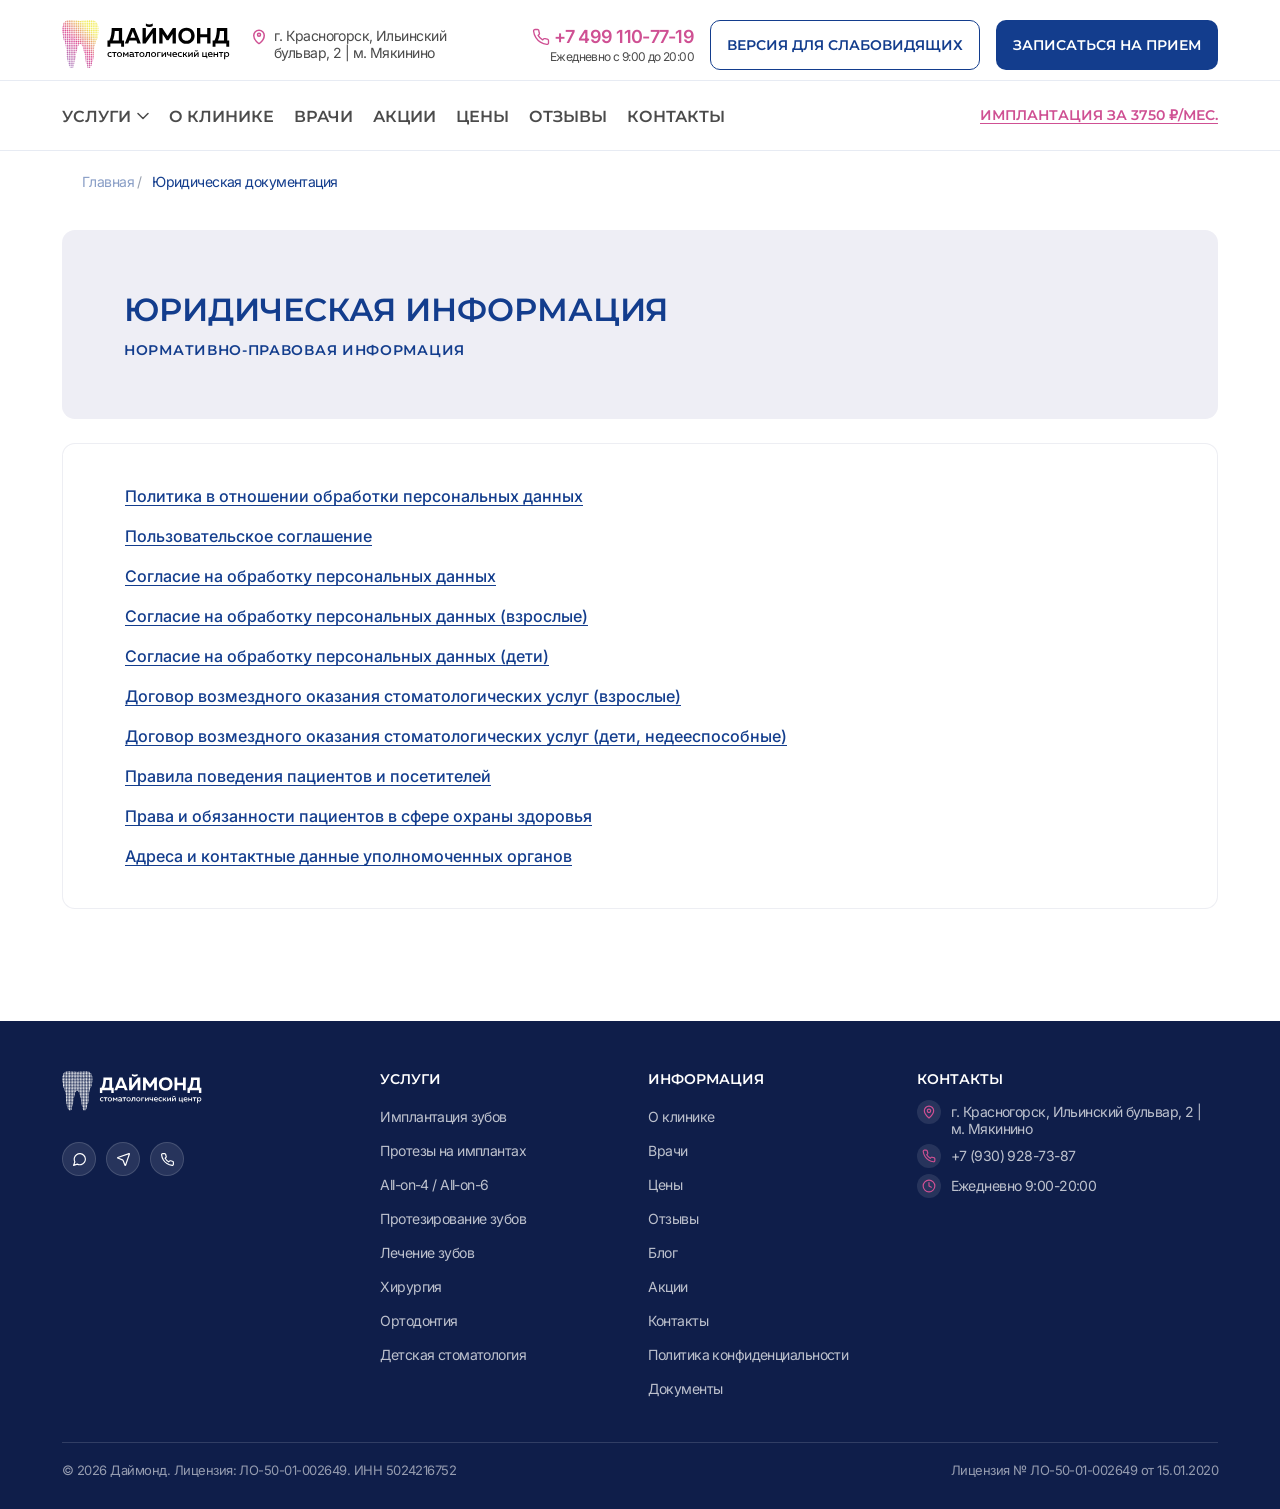
<file: documents.html>
<!doctype html>
<html lang="ru">
  <head>
    <meta charset="utf-8">
    <meta name="viewport" content="width=device-width, initial-scale=1">
    <meta name="description" content="Юридическая и нормативно-правовая информация стоматологического центра «Даймонд»: договоры, согласия, правила, политика конфиденциальности.">
    <title>Юридическая документация | Даймонд</title>
    <link rel="stylesheet" href="css/reset.css">
    <link rel="stylesheet" href="css/variables.css">
    <link rel="stylesheet" href="css/base.css">
    <link rel="stylesheet" href="css/blocks/header.css">
    <link rel="stylesheet" href="css/blocks/mega-menu.css">
    <link rel="stylesheet" href="css/blocks/promo.css">
    <link rel="stylesheet" href="css/components/breadcrumbs.css">
    <link rel="stylesheet" href="css/blocks/documents-hero.css">
    <link rel="stylesheet" href="css/blocks/documents-list.css">
    <link rel="stylesheet" href="css/blocks/footer.css">
  </head>
  <body id="page-top">
    <header class="header">
      <div class="header__top">
        <div class="header__top-inner">
          <div class="header__top-left">
            <a class="header__logo" href="/" aria-label="Даймонд, перейти на главную">
              <img class="header__logo-image" src="assets/icons/logo.svg" width="168" height="50" alt="Даймонд стоматологический центр">
            </a>

            <address class="header__address">
              <img class="header__icon" src="assets/icons/icon-pin.svg" width="18" height="18" alt="" aria-hidden="true">
              <span>г. Красногорск, Ильинский<br>бульвар, 2 | м. Мякинино</span>
            </address>
          </div>

          <div class="header__top-right">
            <div class="header__contacts">
              <a class="header__phone" href="tel:+74991107719">
                <img class="header__icon" src="assets/icons/icon-phone.svg" width="18" height="18" alt="" aria-hidden="true">
                <span>+7 499 110-77-19</span>
              </a>
              <span class="header__schedule">Ежедневно с 9:00 до 20:00</span>
            </div>

            <button class="header__burger" type="button" aria-expanded="false" aria-controls="header-menu" aria-label="Открыть меню">
              <span class="header__burger-line"></span>
              <span class="header__burger-line"></span>
              <span class="header__burger-line"></span>
            </button>

            <div class="header__actions">
              <a class="button button--outline" href="#accessibility">Версия для слабовидящих</a>
              <a class="button button--primary" href="#appointment">Записаться на прием</a>
            </div>
          </div>
        </div>
      </div>

      <div class="header__bottom">
        <div class="header__bottom-inner" data-mega-menu-anchor>
          <nav class="header__nav" aria-label="Главная навигация">
            <ul class="header__nav-list">
              <li class="header__nav-item header__nav-item--has-mega">
                <button
                  class="header__nav-link header__nav-link--toggle"
                  type="button"
                  aria-expanded="false"
                  aria-controls="mega-menu-services"
                  data-mega-menu-trigger
                >
                  Услуги
                  <span class="header__nav-chevron" aria-hidden="true">
                    <svg width="12" height="8" viewBox="0 0 12 8" fill="none" xmlns="http://www.w3.org/2000/svg">
                      <path d="M1 1.5L6 6.5L11 1.5" stroke="currentColor" stroke-width="1.5" stroke-linecap="round" stroke-linejoin="round"/>
                    </svg>
                  </span>
                </button>

                <!-- WP: таксономия service_category + CPT service; Options: mega_menu_promo -->
                <div class="mega-menu" id="mega-menu-services" hidden data-mega-menu-panel data-state="closed">
                  <div class="mega-menu__inner">
                    <!-- ACF/WP: get_terms('service_category') -->
                    <ul class="mega-menu__categories" role="tablist" aria-label="Категории услуг">
                      <li class="mega-menu__categories-item">
                        <button
                          id="mega-tab-implantation"
                          class="mega-menu__category is-active"
                          type="button"
                          role="tab"
                          aria-selected="true"
                          aria-controls="mega-cat-implantation"
                          tabindex="0"
                          data-target="implantation"
                        >
                          Имплантация зубов
                        </button>
                      </li>
                      <li class="mega-menu__categories-item">
                        <button
                          id="mega-tab-prosthetics"
                          class="mega-menu__category"
                          type="button"
                          role="tab"
                          aria-selected="false"
                          aria-controls="mega-cat-prosthetics"
                          tabindex="-1"
                          data-target="prosthetics"
                        >
                          Протезы на имплантах
                        </button>
                      </li>
                      <li class="mega-menu__categories-item">
                        <button
                          id="mega-tab-treatment"
                          class="mega-menu__category"
                          type="button"
                          role="tab"
                          aria-selected="false"
                          aria-controls="mega-cat-treatment"
                          tabindex="-1"
                          data-target="treatment"
                        >
                          Лечение зубов
                        </button>
                      </li>
                      <li class="mega-menu__categories-item">
                        <button
                          id="mega-tab-surgery"
                          class="mega-menu__category"
                          type="button"
                          role="tab"
                          aria-selected="false"
                          aria-controls="mega-cat-surgery"
                          tabindex="-1"
                          data-target="surgery"
                        >
                          Хирургия
                        </button>
                      </li>
                      <li class="mega-menu__categories-item">
                        <button
                          id="mega-tab-orthodontics"
                          class="mega-menu__category"
                          type="button"
                          role="tab"
                          aria-selected="false"
                          aria-controls="mega-cat-orthodontics"
                          tabindex="-1"
                          data-target="orthodontics"
                        >
                          Ортодонтия
                        </button>
                      </li>
                      <li class="mega-menu__categories-item">
                        <button
                          id="mega-tab-gums"
                          class="mega-menu__category"
                          type="button"
                          role="tab"
                          aria-selected="false"
                          aria-controls="mega-cat-gums"
                          tabindex="-1"
                          data-target="gums"
                        >
                          Лечение дёсен
                        </button>
                      </li>
                      <li class="mega-menu__categories-item">
                        <button
                          id="mega-tab-hygiene"
                          class="mega-menu__category"
                          type="button"
                          role="tab"
                          aria-selected="false"
                          aria-controls="mega-cat-hygiene"
                          tabindex="-1"
                          data-target="hygiene"
                        >
                          Гигиена и отбеливание
                        </button>
                      </li>
                      <li class="mega-menu__categories-item">
                        <button
                          id="mega-tab-pediatric"
                          class="mega-menu__category"
                          type="button"
                          role="tab"
                          aria-selected="false"
                          aria-controls="mega-cat-pediatric"
                          tabindex="-1"
                          data-target="pediatric"
                        >
                          Детская стоматология
                        </button>
                      </li>
                    </ul>

                    <div class="mega-menu__content">
                      <section
                        class="mega-menu__category-content is-active"
                        id="mega-cat-implantation"
                        role="tabpanel"
                        aria-labelledby="mega-tab-implantation"
                        data-category="implantation"
                      >
                        <h3 class="mega-menu__category-title">Имплантация зубов</h3>
                        <div class="mega-menu__columns">
                          <div class="mega-menu__column">
                            <ul class="mega-menu__list mega-menu__list--primary">
                              <li><a href="./services/implantation-turnkey.html">Имплантация зубов под ключ</a></li>
                            </ul>
                            <h4 class="mega-menu__subtitle">Виды имплантации</h4>
                            <ul class="mega-menu__list">
                              <li><a href="./services/odnomomentnaya-implantatsiya.html">Одномоментная имплантация</a></li>
                              <li><a href="/services/one-stage">Одноэтапная имплантация</a></li>
                              <li><a href="/services/two-stage">Двухэтапная имплантация</a></li>
                              <li><a href="/services/no-bone-graft">Имплантация без костной пластики</a></li>
                              <li><a href="/services/zygomatic">Скуловая имплантация</a></li>
                              <li><a href="/services/transnasal">Трансназальная имплантация</a></li>
                              <li><a href="/services/malocclusion">При неправильном прикусе</a></li>
                              <li><a href="/services/gentle">Бережная имплантация</a></li>
                              <li><a href="/services/wisdom-tooth">Пересадка зуба мудрости</a></li>
                            </ul>
                          </div>
                          <div class="mega-menu__column">
                            <ul class="mega-menu__list mega-menu__list--primary">
                              <li><a href="/services/implantation-installment">Имплантация в рассрочку</a></li>
                            </ul>
                            <h4 class="mega-menu__subtitle">При недостатке кости или десны</h4>
                            <ul class="mega-menu__list">
                              <li><a href="/services/bone-graft">Костная пластика</a></li>
                              <li><a href="/services/sinus-lift">Синус-лифтинг</a></li>
                              <li><a href="/services/gum-graft">Наращивание десны</a></li>
                            </ul>
                          </div>
                        </div>
                      </section>

                      <section
                        class="mega-menu__category-content"
                        id="mega-cat-prosthetics"
                        role="tabpanel"
                        aria-labelledby="mega-tab-prosthetics"
                        hidden
                        data-category="prosthetics"
                      >
                        <h3 class="mega-menu__category-title">Протезы на имплантах</h3>
                        <div class="mega-menu__columns">
                          <div class="mega-menu__column">
                            <ul class="mega-menu__list mega-menu__list--primary">
                              <li><a href="/services/fixed-on-implants">Несъёмное протезирование</a></li>
                              <li><a href="/services/removable-on-implants">Съёмный протез на имплантах</a></li>
                            </ul>
                            <h4 class="mega-menu__subtitle">Решения по объёму дефекта</h4>
                            <ul class="mega-menu__list">
                              <li><a href="/services/single-crown-implant">Коронка на импланте</a></li>
                              <li><a href="/services/bridge-on-implants">Мост на имплантах</a></li>
                              <li><a href="/services/full-arch-fixed">Полное восстановление ряда</a></li>
                            </ul>
                          </div>
                          <div class="mega-menu__column">
                            <h4 class="mega-menu__subtitle">Материалы и этапы</h4>
                            <ul class="mega-menu__list">
                              <li><a href="/services/zirconia-prosthesis">Циркониевые конструкции</a></li>
                              <li><a href="/services/acrylic-base">Пластиночное базисное решение</a></li>
                              <li><a href="/services/fitting-adjustment">Примерка и фиксация</a></li>
                            </ul>
                          </div>
                        </div>
                      </section>

                      <section
                        class="mega-menu__category-content"
                        id="mega-cat-treatment"
                        role="tabpanel"
                        aria-labelledby="mega-tab-treatment"
                        hidden
                        data-category="treatment"
                      >
                        <h3 class="mega-menu__category-title">Лечение зубов</h3>
                        <div class="mega-menu__columns">
                          <div class="mega-menu__column">
                            <ul class="mega-menu__list mega-menu__list--primary">
                              <li><a href="/services/examination-plan">Осмотр и план лечения</a></li>
                            </ul>
                            <h4 class="mega-menu__subtitle">Терапия</h4>
                            <ul class="mega-menu__list">
                              <li><a href="/services/caries-treatment">Лечение кариеса</a></li>
                              <li><a href="/services/endodontics">Эндодонтическое лечение</a></li>
                              <li><a href="/services/aesthetic-restoration">Эстетическая реставрация</a></li>
                            </ul>
                          </div>
                          <div class="mega-menu__column">
                            <h4 class="mega-menu__subtitle">Диагностика и профилактика</h4>
                            <ul class="mega-menu__list">
                              <li><a href="/services/diagnocat-review">Разбор диагностики Diagnocat</a></li>
                              <li><a href="/services/reminearalization">Реминерализация эмали</a></li>
                              <li><a href="/services/sensitivity-treatment">Чувствительность зубов</a></li>
                            </ul>
                          </div>
                        </div>
                      </section>

                      <section
                        class="mega-menu__category-content"
                        id="mega-cat-surgery"
                        role="tabpanel"
                        aria-labelledby="mega-tab-surgery"
                        hidden
                        data-category="surgery"
                      >
                        <h3 class="mega-menu__category-title">Хирургия</h3>
                        <div class="mega-menu__columns">
                          <div class="mega-menu__column">
                            <ul class="mega-menu__list mega-menu__list--primary">
                              <li><a href="/services/tooth-extraction">Удаление зубов</a></li>
                              <li><a href="/services/complex-extraction">Сложное удаление</a></li>
                            </ul>
                            <h4 class="mega-menu__subtitle">Подготовка к протезированию</h4>
                            <ul class="mega-menu__list">
                              <li><a href="/services/alveoplasty">Альвеолярная пластика</a></li>
                              <li><a href="/services/exposure-fangs">Хирургическое обнажение клыков</a></li>
                            </ul>
                          </div>
                          <div class="mega-menu__column">
                            <h4 class="mega-menu__subtitle">Мягкие ткани</h4>
                            <ul class="mega-menu__list">
                              <li><a href="/services/frenectomy">Френулотомия</a></li>
                              <li><a href="/services/cyst-removal">Удаление кисты</a></li>
                              <li><a href="/services/implant-stage-opening">Вскрытие импланта</a></li>
                            </ul>
                          </div>
                        </div>
                      </section>

                      <section
                        class="mega-menu__category-content"
                        id="mega-cat-orthodontics"
                        role="tabpanel"
                        aria-labelledby="mega-tab-orthodontics"
                        hidden
                        data-category="orthodontics"
                      >
                        <h3 class="mega-menu__category-title">Ортодонтия</h3>
                        <div class="mega-menu__columns">
                          <div class="mega-menu__column">
                            <ul class="mega-menu__list mega-menu__list--primary">
                              <li><a href="/services/bite-consult">Консультация ортодонта</a></li>
                            </ul>
                            <h4 class="mega-menu__subtitle">Типы аппаратов</h4>
                            <ul class="mega-menu__list">
                              <li><a href="/services/braces-metal">Брекеты металлические</a></li>
                              <li><a href="/services/braces-ceramic">Брекеты керамические</a></li>
                              <li><a href="/services/aligners">Элайнеры</a></li>
                            </ul>
                          </div>
                          <div class="mega-menu__column">
                            <h4 class="mega-menu__subtitle">Этапы лечения</h4>
                            <ul class="mega-menu__list">
                              <li><a href="/services/treatment-plan-ortho">Планирование лечения</a></li>
                              <li><a href="/services/retention">Ретенционный период</a></li>
                            </ul>
                          </div>
                        </div>
                      </section>

                      <section
                        class="mega-menu__category-content"
                        id="mega-cat-gums"
                        role="tabpanel"
                        aria-labelledby="mega-tab-gums"
                        hidden
                        data-category="gums"
                      >
                        <h3 class="mega-menu__category-title">Лечение дёсен</h3>
                        <div class="mega-menu__columns">
                          <div class="mega-menu__column">
                            <ul class="mega-menu__list mega-menu__list--primary">
                              <li><a href="/services/periodontist-consult">Приём периодонтолога</a></li>
                            </ul>
                            <h4 class="mega-menu__subtitle">Терапия пародонта</h4>
                            <ul class="mega-menu__list">
                              <li><a href="/services/scaling-root-planning">Профессиональная гигиена пародонта</a></li>
                              <li><a href="/services/periodontitis-treatment">Лечение пародонтита</a></li>
                              <li><a href="/services/gingivitis-treatment">Лечение гингивита</a></li>
                            </ul>
                          </div>
                          <div class="mega-menu__column">
                            <h4 class="mega-menu__subtitle">Хирургический профиль</h4>
                            <ul class="mega-menu__list">
                              <li><a href="/services/open-curettage">Открытый кюретаж</a></li>
                              <li><a href="/services/perio-plastic">Пародонтологическая пластика</a></li>
                            </ul>
                          </div>
                        </div>
                      </section>

                      <section
                        class="mega-menu__category-content"
                        id="mega-cat-hygiene"
                        role="tabpanel"
                        aria-labelledby="mega-tab-hygiene"
                        hidden
                        data-category="hygiene"
                      >
                        <h3 class="mega-menu__category-title">Гигиена и отбеливание</h3>
                        <div class="mega-menu__columns">
                          <div class="mega-menu__column">
                            <ul class="mega-menu__list mega-menu__list--primary">
                              <li><a href="/services/hygiene-package">Комплексная гигиена</a></li>
                              <li><a href="/services/air-flow-clean">Чистка Air Flow</a></li>
                            </ul>
                            <h4 class="mega-menu__subtitle">Отбеливание</h4>
                            <ul class="mega-menu__list">
                              <li><a href="/services/office-whitening">Кабинетное отбеливание</a></li>
                              <li><a href="/services/home-whitening-kit">Домашнее отбеливание по капам</a></li>
                            </ul>
                          </div>
                          <div class="mega-menu__column">
                            <h4 class="mega-menu__subtitle">Дополнительно</h4>
                            <ul class="mega-menu__list">
                              <li><a href="/services/reminearalization-care">Уход после процедур</a></li>
                              <li><a href="/services/plaque-indicator">Индикация налёта</a></li>
                            </ul>
                          </div>
                        </div>
                      </section>

                      <section
                        class="mega-menu__category-content"
                        id="mega-cat-pediatric"
                        role="tabpanel"
                        aria-labelledby="mega-tab-pediatric"
                        hidden
                        data-category="pediatric"
                      >
                        <h3 class="mega-menu__category-title">Детская стоматология</h3>
                        <div class="mega-menu__columns">
                          <div class="mega-menu__column">
                            <ul class="mega-menu__list mega-menu__list--primary">
                              <li><a href="/services/kids-first-visit">Первый визит ребёнка</a></li>
                            </ul>
                            <h4 class="mega-menu__subtitle">Лечение молочных зубов</h4>
                            <ul class="mega-menu__list">
                              <li><a href="/services/kids-filling">Лечение кариеса у детей</a></li>
                              <li><a href="/services/kids-sealants">Герметизация фиссур</a></li>
                              <li><a href="/services/kids-extraction-milk">Удаление молочного зуба</a></li>
                            </ul>
                          </div>
                          <div class="mega-menu__column">
                            <h4 class="mega-menu__subtitle">Профилактика и гигиена</h4>
                            <ul class="mega-menu__list">
                              <li><a href="/services/kids-hygiene">Профессиональная гигиена для детей</a></li>
                              <li><a href="/services/kids-flouride">Фторирование эмали</a></li>
                            </ul>
                          </div>
                        </div>
                      </section>
                    </div>

                    <!-- ACF Options: mega_menu_promo -->
                    <aside class="mega-menu__promo promo-card" aria-label="Текущая акция">
                      <article class="promo-card__article">
                        <div class="promo-card__media">
                          <img class="promo-card__image" src="assets/images/mega-menu-promo.jpg" width="800" height="440" alt="" loading="lazy">
                          <span class="promo-card__badge promo-card__badge--time">
                            <svg width="20" height="20" viewBox="0 0 20 20" fill="none" aria-hidden="true" focusable="false" xmlns="http://www.w3.org/2000/svg">
                              <circle cx="10" cy="10" r="7.5" stroke="currentColor" stroke-width="1.5"/>
                              <path d="M10 5.8V10l3 1.8" stroke="currentColor" stroke-width="1.5" stroke-linecap="round" stroke-linejoin="round"/>
                            </svg>
                            <span>Осталось 6 д.</span>
                          </span>
                          <span class="promo-card__badge promo-card__badge--discount">−40%</span>
                        </div>
                        <div class="promo-card__body">
                          <h3 class="promo-card__title">Профессиональная чистка зубов</h3>
                          <p class="promo-card__desc">Ультразвуковая чистка + Air Flow + полировка эмали</p>
                          <p class="promo-card__price">
                            <span class="promo-card__price-current">2 500 ₽</span>
                            <span class="promo-card__price-old">4 200 ₽</span>
                          </p>
                          <a class="promo-card__cta button button--outline button--with-arrow" href="#appointment">
                            <span>Записаться</span>
                            <svg width="14" height="14" viewBox="0 0 14 14" fill="none" aria-hidden="true" focusable="false" xmlns="http://www.w3.org/2000/svg">
                              <path d="M2.916 7h8.168" stroke="currentColor" stroke-width="1.166" stroke-linecap="round"/>
                              <path d="M7 2.916 11.084 7 7 11.084" stroke="currentColor" stroke-width="1.166" stroke-linecap="round" stroke-linejoin="round"/>
                            </svg>
                          </a>
                        </div>
                      </article>
                    </aside>
                  </div>
                </div>
              </li>
              <li class="header__nav-item"><a class="header__nav-link" href="#clinic">О клинике</a></li>
              <li class="header__nav-item"><a class="header__nav-link" href="./doctors/vrachi.html">Врачи</a></li>
              <li class="header__nav-item"><a class="header__nav-link" href="#offers">Акции</a></li>
              <li class="header__nav-item"><a class="header__nav-link" href="prices.html" aria-current="page">Цены</a></li>
              <li class="header__nav-item"><a class="header__nav-link" href="#reviews">Отзывы</a></li>
              <li class="header__nav-item"><a class="header__nav-link" href="#contacts">Контакты</a></li>
            </ul>
          </nav>

          <a class="header__promo header__promo--desktop" href="#implant">Имплантация за 3750 ₽/мес.</a>
          <a class="header__promo header__promo--mobile" href="#implant">Имплант за 3750₽/мес.</a>
          <a class="button button--primary header__mobile-appointment" href="#appointment">Записаться на прием</a>
        </div>
      </div>

      <div class="header__menu" id="header-menu" aria-hidden="true">
        <div class="header__menu-panel" role="dialog" aria-modal="true" aria-label="Меню сайта">
          <div class="header__menu-head">
            <img class="header__menu-logo" src="assets/icons/logo.svg" width="120" height="36" alt="Даймонд стоматологический центр">
            <button class="header__menu-close" type="button" aria-label="Закрыть меню">
              <span></span>
              <span></span>
            </button>
          </div>

          <nav class="header__menu-nav" aria-label="Мобильная навигация">
            <ul class="header__menu-list">
              <li class="header__menu-item header__menu-item--has-children">
                <button
                  class="header__menu-link header__menu-link--toggle"
                  type="button"
                  aria-expanded="false"
                  aria-controls="mobile-services-list"
                  data-mobile-services-trigger
                >
                  Услуги
                  <span class="header__menu-chevron" aria-hidden="true">
                    <svg width="12" height="8" viewBox="0 0 12 8" fill="none" xmlns="http://www.w3.org/2000/svg">
                      <path d="M1 1.5L6 6.5L11 1.5" stroke="currentColor" stroke-width="1.5" stroke-linecap="round" stroke-linejoin="round"/>
                    </svg>
                  </span>
                </button>
                <ul class="header__submenu" id="mobile-services-list" hidden>
                  <li><a class="header__submenu-link" href="/services/category/implantation">Имплантация зубов</a></li>
                  <li><a class="header__submenu-link" href="/services/category/prosthetics">Протезы на имплантах</a></li>
                  <li><a class="header__submenu-link" href="/services/category/treatment">Лечение зубов</a></li>
                  <li><a class="header__submenu-link" href="/services/category/surgery">Хирургия</a></li>
                  <li><a class="header__submenu-link" href="/services/category/orthodontics">Ортодонтия</a></li>
                  <li><a class="header__submenu-link" href="/services/category/gums">Лечение дёсен</a></li>
                  <li><a class="header__submenu-link" href="/services/category/hygiene">Гигиена и отбеливание</a></li>
                  <li><a class="header__submenu-link" href="/services/category/pediatric">Детская стоматология</a></li>
                </ul>
              </li>
              <li><a class="header__menu-link" href="#clinic">О клинике</a></li>
              <li><a class="header__menu-link" href="#doctors">Врачи</a></li>
              <li><a class="header__menu-link" href="#offers">Акции</a></li>
              <li><a class="header__menu-link" href="prices.html" aria-current="page">Цены</a></li>
              <li><a class="header__menu-link" href="#reviews">Отзывы</a></li>
              <li><a class="header__menu-link" href="#contacts">Контакты</a></li>
            </ul>
          </nav>

          <address class="header__menu-address">
            <img class="header__icon" src="assets/icons/icon-pin.svg" width="18" height="18" alt="" aria-hidden="true">
            <span>г. Красногорск, Ильинский бульвар, 2 | м. Мякинино</span>
          </address>

          <a class="button button--outline header__menu-accessibility" href="#accessibility">Версия для слабовидящих</a>
        </div>
      </div>
    </header>
    <main class="page documents-page">
      <nav class="c-breadcrumbs" aria-label="Хлебные крошки">
        <ol class="c-breadcrumbs__list" itemscope itemtype="https://schema.org/BreadcrumbList">
          <li class="c-breadcrumbs__item" itemprop="itemListElement" itemscope itemtype="https://schema.org/ListItem">
            <a class="c-breadcrumbs__link" href="/" itemprop="item">
              <span itemprop="name">Главная</span>
            </a>
            <meta itemprop="position" content="1">
            <span class="c-breadcrumbs__separator" aria-hidden="true">/</span>
          </li>
          <li class="c-breadcrumbs__item c-breadcrumbs__item--current" itemprop="itemListElement" itemscope itemtype="https://schema.org/ListItem">
            <span class="c-breadcrumbs__current" itemprop="name" aria-current="page">Юридическая документация</span>
            <meta itemprop="position" content="2">
          </li>
        </ol>
      </nav>

      <div class="documents-page__inner">
        <!-- ACF: documents_hero_block -->
        <section class="documents-hero" aria-labelledby="documents-hero-title">
          <!-- ACF: documents_hero_title -->
          <h1 class="documents-hero__title" id="documents-hero-title">Юридическая информация</h1>
          <!-- ACF: documents_hero_subtitle -->
          <p class="documents-hero__subtitle">Нормативно-правовая информация</p>
        </section>

        <!-- ACF: documents_list (Repeater: title, file, external_url) -->
        <section class="documents-list" aria-labelledby="documents-list-title">
          <h2 class="documents-list__title visually-hidden" id="documents-list-title">Список документов</h2>
          <ul class="documents-list__items">
            <li class="documents-list__item">
              <a class="documents-list__link" href="/assets/documents/privacy-policy.pdf" target="_blank" rel="noopener">Политика в отношении обработки персональных данных</a>
            </li>
            <li class="documents-list__item">
              <a class="documents-list__link" href="/assets/documents/user-agreement.pdf" target="_blank" rel="noopener">Пользовательское соглашение</a>
            </li>
            <li class="documents-list__item">
              <a class="documents-list__link" href="/assets/documents/personal-data-consent.pdf" target="_blank" rel="noopener">Согласие на обработку персональных данных</a>
            </li>
            <li class="documents-list__item">
              <a class="documents-list__link" href="/assets/documents/personal-data-consent-adults.pdf" target="_blank" rel="noopener">Согласие на обработку персональных данных (взрослые)</a>
            </li>
            <li class="documents-list__item">
              <a class="documents-list__link" href="/assets/documents/personal-data-consent-children.pdf" target="_blank" rel="noopener">Согласие на обработку персональных данных (дети)</a>
            </li>
            <li class="documents-list__item">
              <a class="documents-list__link" href="/assets/documents/contract-adults.pdf" target="_blank" rel="noopener">Договор возмездного оказания стоматологических услуг (взрослые)</a>
            </li>
            <li class="documents-list__item">
              <a class="documents-list__link" href="/assets/documents/contract-children.pdf" target="_blank" rel="noopener">Договор возмездного оказания стоматологических услуг (дети, недееспособные)</a>
            </li>
            <li class="documents-list__item">
              <a class="documents-list__link" href="/assets/documents/patient-rules.pdf" target="_blank" rel="noopener">Правила поведения пациентов и посетителей</a>
            </li>
            <li class="documents-list__item">
              <a class="documents-list__link" href="/assets/documents/patient-rights.pdf" target="_blank" rel="noopener">Права и обязанности пациентов в сфере охраны здоровья</a>
            </li>
            <li class="documents-list__item">
              <a class="documents-list__link" href="/assets/documents/authorities-contacts.pdf" target="_blank" rel="noopener">Адреса и контактные данные уполномоченных органов</a>
            </li>
          </ul>
        </section>
      </div>
    </main>


    <footer class="footer">
      <div class="footer__inner">
        <div class="footer__main">
          <div class="footer__brand">
            <a class="footer__logo" href="/" aria-label="Даймонд, перейти на главную">
              <img src="assets/icons/logo-white.svg" width="140" height="41" alt="Даймонд стоматологический центр">
            </a>

            <ul class="footer__socials" aria-label="Связаться в мессенджерах">
              <li>
                <a class="footer__social-link" href="https://wa.me/79309287387" target="_blank" rel="noopener" aria-label="Написать в WhatsApp">
                  <img src="assets/icons/icon-footer-chat.svg" width="13" height="13" alt="" aria-hidden="true">
                </a>
              </li>
              <li>
                <a class="footer__social-link" href="https://t.me/diamond_clinic" target="_blank" rel="noopener" aria-label="Написать в Telegram">
                  <img src="assets/icons/icon-footer-telegram.svg" width="13" height="13" alt="" aria-hidden="true">
                </a>
              </li>
              <li>
                <a class="footer__social-link" href="tel:+79309287387" aria-label="Позвонить в клинику">
                  <img src="assets/icons/icon-footer-phone-social.svg" width="13" height="13" alt="" aria-hidden="true">
                </a>
              </li>
            </ul>
          </div>

          <nav class="footer__nav footer__nav--services" aria-label="Услуги">
            <h2 class="footer__nav-title">Услуги</h2>
            <ul class="footer__nav-list">
              <li><a href="/services/implantation">Имплантация зубов</a></li>
              <li><a href="/services/implant-prosthetics">Протезы на имплантах</a></li>
              <li><a href="/services/all-on-4-6">All-on-4 / All-on-6</a></li>
              <li><a href="/services/prosthetics">Протезирование зубов</a></li>
              <li><a href="/services/treatment">Лечение зубов</a></li>
              <li><a href="/services/surgery">Хирургия</a></li>
              <li><a href="/services/orthodontics">Ортодонтия</a></li>
              <li><a href="/services/pediatric">Детская стоматология</a></li>
            </ul>
          </nav>

          <nav class="footer__nav footer__nav--info" aria-label="Информация о клинике">
            <h2 class="footer__nav-title">Информация</h2>
            <ul class="footer__nav-list">
              <li><a href="/about">О клинике</a></li>
              <li><a href="/doctors">Врачи</a></li>
              <li><a href="/prices">Цены</a></li>
              <li><a href="/reviews">Отзывы</a></li>
              <li><a href="/blog">Блог</a></li>
              <li><a href="/promo">Акции</a></li>
              <li><a href="/contacts">Контакты</a></li>
              <li><a href="/privacy">Политика конфиденциальности</a></li>
              <li><a href="./documents.html">Документы</a></li>
            </ul>
          </nav>

          <address class="footer__contacts" aria-label="Контакты клиники">
            <h2 class="footer__nav-title">Контакты</h2>
            <ul class="footer__contacts-list">
              <li>
                <a class="footer__contact-link" href="https://yandex.ru/maps/-/CDQjUL0c" target="_blank" rel="noopener">
                  <span class="footer__contact-icon" aria-hidden="true">
                    <img src="assets/icons/icon-footer-pin.svg" width="14" height="14" alt="">
                  </span>
                  <span>г. Красногорск, Ильинский бульвар, 2 | м. Мякинино</span>
                </a>
              </li>
              <li>
                <a class="footer__contact-link" href="tel:+79309287387">
                  <span class="footer__contact-icon" aria-hidden="true">
                    <img src="assets/icons/icon-footer-phone.svg" width="14" height="14" alt="">
                  </span>
                  <span>+7 (930) 928-73-87</span>
                </a>
              </li>
              <li>
                <span class="footer__contact-link footer__contact-link--static">
                  <span class="footer__contact-icon" aria-hidden="true">
                    <img src="assets/icons/icon-footer-clock.svg" width="14" height="14" alt="">
                  </span>
                  <span>Ежедневно 9:00-20:00</span>
                </span>
              </li>
            </ul>
          </address>
        </div>

        <div class="footer__bottom">
          <p class="footer__copyright">
            © <span data-current-year>2026</span> Даймонд. Лицензия: ЛО-50-01-002649. ИНН 5024216752
          </p>
          <p class="footer__legal">
            Лицензия № ЛО-50-01-002649 от 15.01.2020
          </p>
        </div>
      </div>
    </footer>

    <script src="js/header.js"></script>
    <script src="js/promo.js"></script>
    <script src="js/services.js"></script>
    <script src="js/transformations.js"></script>
  </body>

</html>
</file>
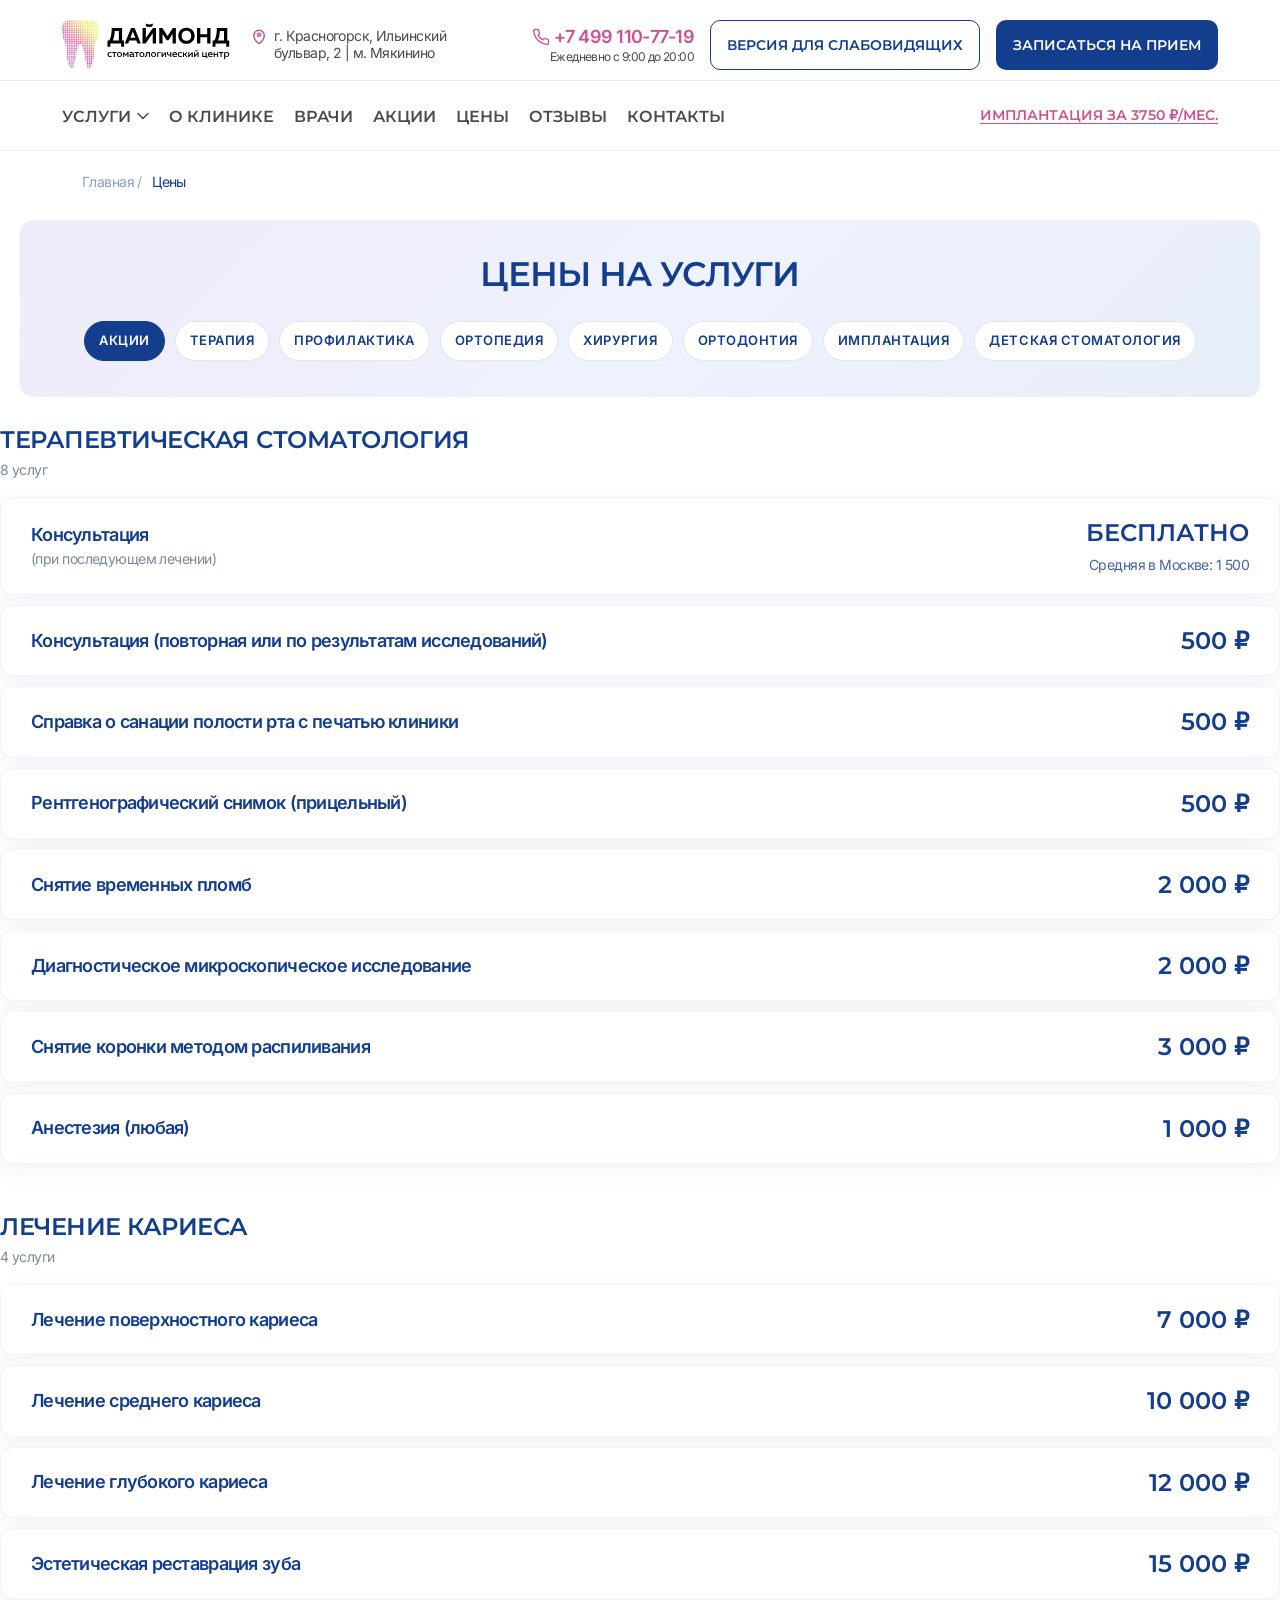
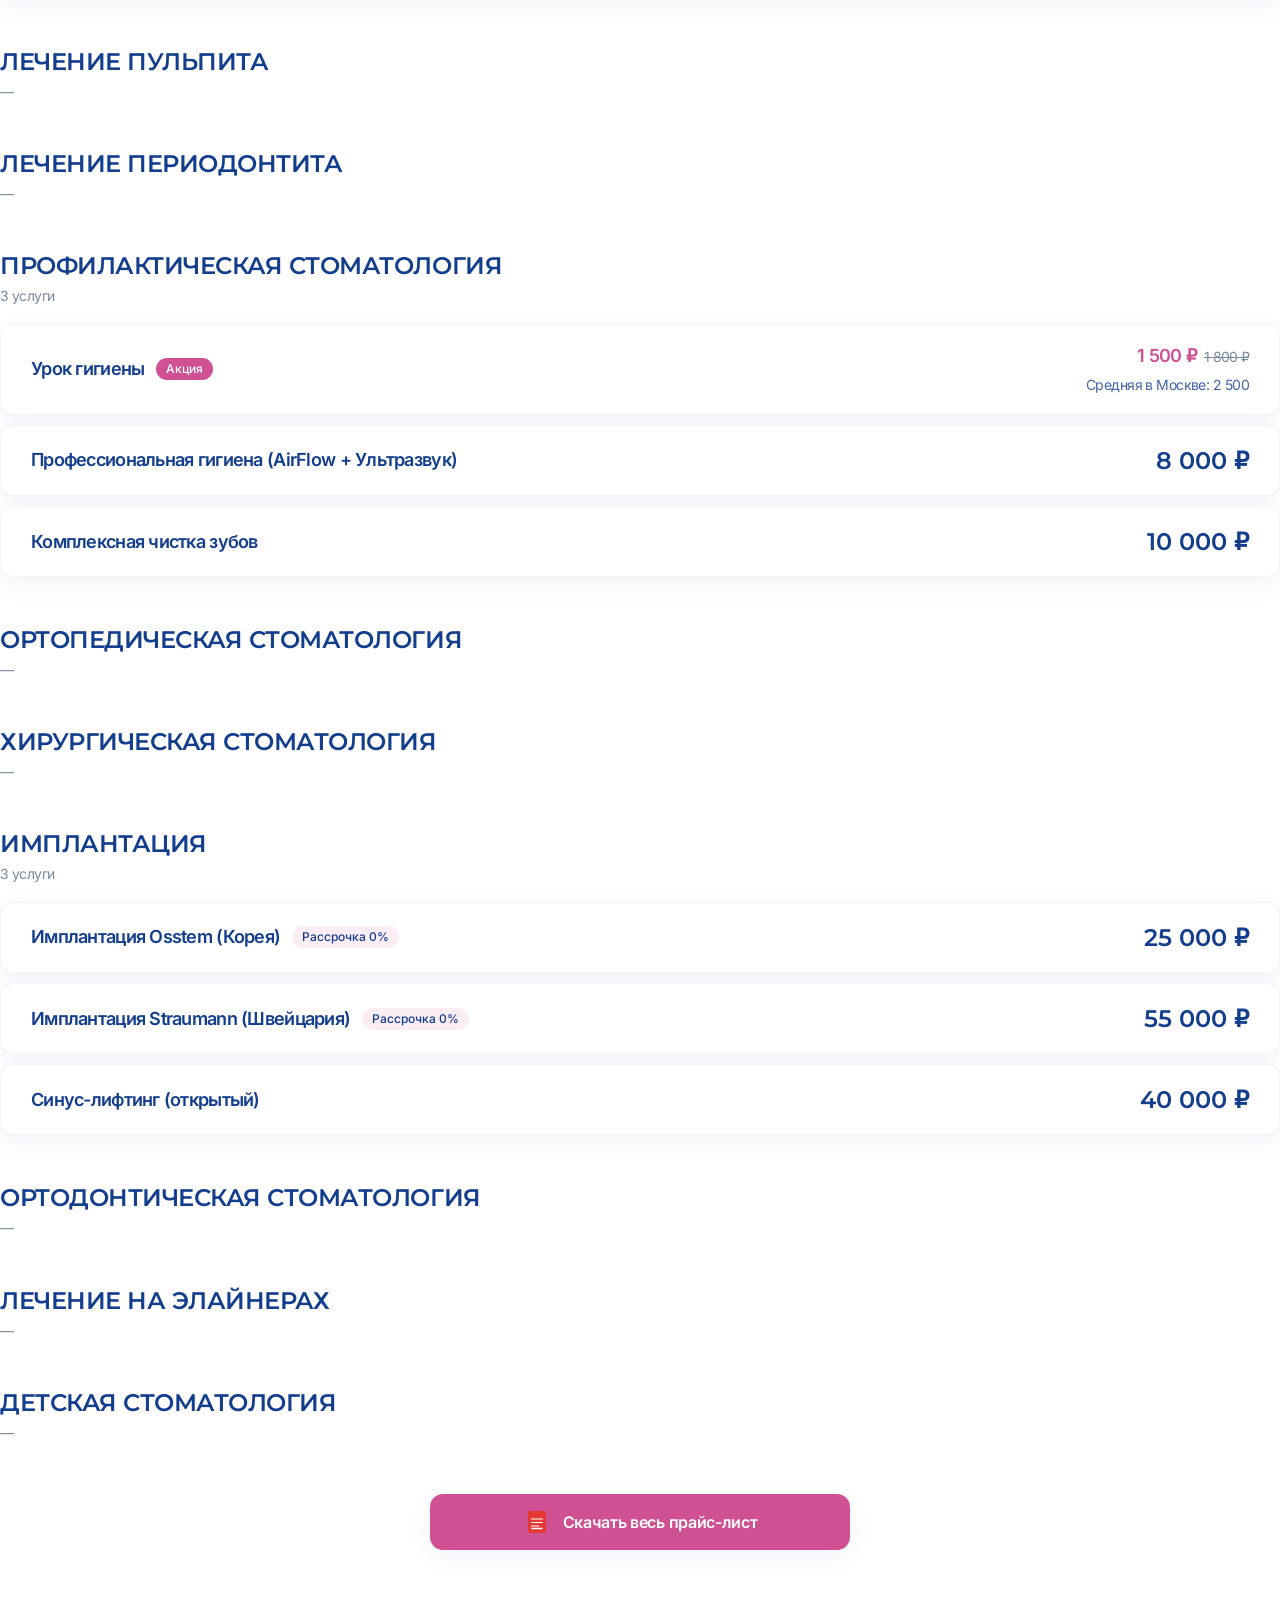
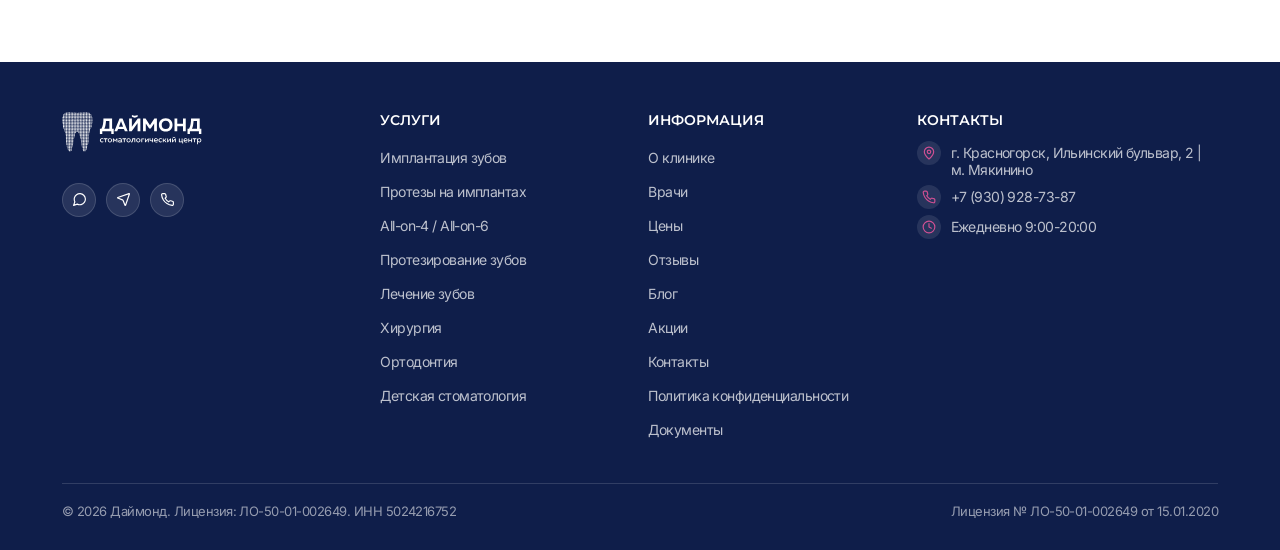
<file: prices.html>
<!doctype html>
<html lang="ru">
  <head>
    <meta charset="utf-8">
    <meta name="viewport" content="width=device-width, initial-scale=1">
    <title>Цены на услуги | Даймонд</title>
    <link rel="stylesheet" href="css/reset.css">
    <link rel="stylesheet" href="css/variables.css">
    <link rel="stylesheet" href="css/base.css">
    <link rel="stylesheet" href="css/blocks/header.css">
    <link rel="stylesheet" href="css/blocks/mega-menu.css">
    <link rel="stylesheet" href="css/blocks/promo.css">
    <link rel="stylesheet" href="css/components/breadcrumbs.css">
    <link rel="stylesheet" href="css/blocks/pricing.css">
    <link rel="stylesheet" href="css/blocks/prices-hero.css">
    <link rel="stylesheet" href="css/blocks/pricing-category.css">
    <link rel="stylesheet" href="css/blocks/prices-download.css">
    <link rel="stylesheet" href="css/blocks/footer.css">
  </head>
  <body id="page-top">
    <header class="header">
      <div class="header__top">
        <div class="header__top-inner">
          <div class="header__top-left">
            <a class="header__logo" href="/" aria-label="Даймонд, перейти на главную">
              <img class="header__logo-image" src="assets/icons/logo.svg" width="168" height="50" alt="Даймонд стоматологический центр">
            </a>

            <address class="header__address">
              <img class="header__icon" src="assets/icons/icon-pin.svg" width="18" height="18" alt="" aria-hidden="true">
              <span>г. Красногорск, Ильинский<br>бульвар, 2 | м. Мякинино</span>
            </address>
          </div>

          <div class="header__top-right">
            <div class="header__contacts">
              <a class="header__phone" href="tel:+74991107719">
                <img class="header__icon" src="assets/icons/icon-phone.svg" width="18" height="18" alt="" aria-hidden="true">
                <span>+7 499 110-77-19</span>
              </a>
              <span class="header__schedule">Ежедневно с 9:00 до 20:00</span>
            </div>

            <button class="header__burger" type="button" aria-expanded="false" aria-controls="header-menu" aria-label="Открыть меню">
              <span class="header__burger-line"></span>
              <span class="header__burger-line"></span>
              <span class="header__burger-line"></span>
            </button>

            <div class="header__actions">
              <a class="button button--outline" href="#accessibility">Версия для слабовидящих</a>
              <a class="button button--primary" href="#appointment">Записаться на прием</a>
            </div>
          </div>
        </div>
      </div>

      <div class="header__bottom">
        <div class="header__bottom-inner" data-mega-menu-anchor>
          <nav class="header__nav" aria-label="Главная навигация">
            <ul class="header__nav-list">
              <li class="header__nav-item header__nav-item--has-mega">
                <button
                  class="header__nav-link header__nav-link--toggle"
                  type="button"
                  aria-expanded="false"
                  aria-controls="mega-menu-services"
                  data-mega-menu-trigger
                >
                  Услуги
                  <span class="header__nav-chevron" aria-hidden="true">
                    <svg width="12" height="8" viewBox="0 0 12 8" fill="none" xmlns="http://www.w3.org/2000/svg">
                      <path d="M1 1.5L6 6.5L11 1.5" stroke="currentColor" stroke-width="1.5" stroke-linecap="round" stroke-linejoin="round"/>
                    </svg>
                  </span>
                </button>

                <!-- WP: таксономия service_category + CPT service; Options: mega_menu_promo -->
                <div class="mega-menu" id="mega-menu-services" hidden data-mega-menu-panel data-state="closed">
                  <div class="mega-menu__inner">
                    <!-- ACF/WP: get_terms('service_category') -->
                    <ul class="mega-menu__categories" role="tablist" aria-label="Категории услуг">
                      <li class="mega-menu__categories-item">
                        <button
                          id="mega-tab-implantation"
                          class="mega-menu__category is-active"
                          type="button"
                          role="tab"
                          aria-selected="true"
                          aria-controls="mega-cat-implantation"
                          tabindex="0"
                          data-target="implantation"
                        >
                          Имплантация зубов
                        </button>
                      </li>
                      <li class="mega-menu__categories-item">
                        <button
                          id="mega-tab-prosthetics"
                          class="mega-menu__category"
                          type="button"
                          role="tab"
                          aria-selected="false"
                          aria-controls="mega-cat-prosthetics"
                          tabindex="-1"
                          data-target="prosthetics"
                        >
                          Протезы на имплантах
                        </button>
                      </li>
                      <li class="mega-menu__categories-item">
                        <button
                          id="mega-tab-treatment"
                          class="mega-menu__category"
                          type="button"
                          role="tab"
                          aria-selected="false"
                          aria-controls="mega-cat-treatment"
                          tabindex="-1"
                          data-target="treatment"
                        >
                          Лечение зубов
                        </button>
                      </li>
                      <li class="mega-menu__categories-item">
                        <button
                          id="mega-tab-surgery"
                          class="mega-menu__category"
                          type="button"
                          role="tab"
                          aria-selected="false"
                          aria-controls="mega-cat-surgery"
                          tabindex="-1"
                          data-target="surgery"
                        >
                          Хирургия
                        </button>
                      </li>
                      <li class="mega-menu__categories-item">
                        <button
                          id="mega-tab-orthodontics"
                          class="mega-menu__category"
                          type="button"
                          role="tab"
                          aria-selected="false"
                          aria-controls="mega-cat-orthodontics"
                          tabindex="-1"
                          data-target="orthodontics"
                        >
                          Ортодонтия
                        </button>
                      </li>
                      <li class="mega-menu__categories-item">
                        <button
                          id="mega-tab-gums"
                          class="mega-menu__category"
                          type="button"
                          role="tab"
                          aria-selected="false"
                          aria-controls="mega-cat-gums"
                          tabindex="-1"
                          data-target="gums"
                        >
                          Лечение дёсен
                        </button>
                      </li>
                      <li class="mega-menu__categories-item">
                        <button
                          id="mega-tab-hygiene"
                          class="mega-menu__category"
                          type="button"
                          role="tab"
                          aria-selected="false"
                          aria-controls="mega-cat-hygiene"
                          tabindex="-1"
                          data-target="hygiene"
                        >
                          Гигиена и отбеливание
                        </button>
                      </li>
                      <li class="mega-menu__categories-item">
                        <button
                          id="mega-tab-pediatric"
                          class="mega-menu__category"
                          type="button"
                          role="tab"
                          aria-selected="false"
                          aria-controls="mega-cat-pediatric"
                          tabindex="-1"
                          data-target="pediatric"
                        >
                          Детская стоматология
                        </button>
                      </li>
                    </ul>

                    <div class="mega-menu__content">
                      <section
                        class="mega-menu__category-content is-active"
                        id="mega-cat-implantation"
                        role="tabpanel"
                        aria-labelledby="mega-tab-implantation"
                        data-category="implantation"
                      >
                        <h3 class="mega-menu__category-title">Имплантация зубов</h3>
                        <div class="mega-menu__columns">
                          <div class="mega-menu__column">
                            <ul class="mega-menu__list mega-menu__list--primary">
                              <li><a href="./services/implantation-turnkey.html">Имплантация зубов под ключ</a></li>
                            </ul>
                            <h4 class="mega-menu__subtitle">Виды имплантации</h4>
                            <ul class="mega-menu__list">
                              <li><a href="./services/odnomomentnaya-implantatsiya.html">Одномоментная имплантация</a></li>
                              <li><a href="/services/one-stage">Одноэтапная имплантация</a></li>
                              <li><a href="/services/two-stage">Двухэтапная имплантация</a></li>
                              <li><a href="/services/no-bone-graft">Имплантация без костной пластики</a></li>
                              <li><a href="/services/zygomatic">Скуловая имплантация</a></li>
                              <li><a href="/services/transnasal">Трансназальная имплантация</a></li>
                              <li><a href="/services/malocclusion">При неправильном прикусе</a></li>
                              <li><a href="/services/gentle">Бережная имплантация</a></li>
                              <li><a href="/services/wisdom-tooth">Пересадка зуба мудрости</a></li>
                            </ul>
                          </div>
                          <div class="mega-menu__column">
                            <ul class="mega-menu__list mega-menu__list--primary">
                              <li><a href="/services/implantation-installment">Имплантация в рассрочку</a></li>
                            </ul>
                            <h4 class="mega-menu__subtitle">При недостатке кости или десны</h4>
                            <ul class="mega-menu__list">
                              <li><a href="/services/bone-graft">Костная пластика</a></li>
                              <li><a href="/services/sinus-lift">Синус-лифтинг</a></li>
                              <li><a href="/services/gum-graft">Наращивание десны</a></li>
                            </ul>
                          </div>
                        </div>
                      </section>

                      <section
                        class="mega-menu__category-content"
                        id="mega-cat-prosthetics"
                        role="tabpanel"
                        aria-labelledby="mega-tab-prosthetics"
                        hidden
                        data-category="prosthetics"
                      >
                        <h3 class="mega-menu__category-title">Протезы на имплантах</h3>
                        <div class="mega-menu__columns">
                          <div class="mega-menu__column">
                            <ul class="mega-menu__list mega-menu__list--primary">
                              <li><a href="/services/fixed-on-implants">Несъёмное протезирование</a></li>
                              <li><a href="/services/removable-on-implants">Съёмный протез на имплантах</a></li>
                            </ul>
                            <h4 class="mega-menu__subtitle">Решения по объёму дефекта</h4>
                            <ul class="mega-menu__list">
                              <li><a href="/services/single-crown-implant">Коронка на импланте</a></li>
                              <li><a href="/services/bridge-on-implants">Мост на имплантах</a></li>
                              <li><a href="/services/full-arch-fixed">Полное восстановление ряда</a></li>
                            </ul>
                          </div>
                          <div class="mega-menu__column">
                            <h4 class="mega-menu__subtitle">Материалы и этапы</h4>
                            <ul class="mega-menu__list">
                              <li><a href="/services/zirconia-prosthesis">Циркониевые конструкции</a></li>
                              <li><a href="/services/acrylic-base">Пластиночное базисное решение</a></li>
                              <li><a href="/services/fitting-adjustment">Примерка и фиксация</a></li>
                            </ul>
                          </div>
                        </div>
                      </section>

                      <section
                        class="mega-menu__category-content"
                        id="mega-cat-treatment"
                        role="tabpanel"
                        aria-labelledby="mega-tab-treatment"
                        hidden
                        data-category="treatment"
                      >
                        <h3 class="mega-menu__category-title">Лечение зубов</h3>
                        <div class="mega-menu__columns">
                          <div class="mega-menu__column">
                            <ul class="mega-menu__list mega-menu__list--primary">
                              <li><a href="/services/examination-plan">Осмотр и план лечения</a></li>
                            </ul>
                            <h4 class="mega-menu__subtitle">Терапия</h4>
                            <ul class="mega-menu__list">
                              <li><a href="/services/caries-treatment">Лечение кариеса</a></li>
                              <li><a href="/services/endodontics">Эндодонтическое лечение</a></li>
                              <li><a href="/services/aesthetic-restoration">Эстетическая реставрация</a></li>
                            </ul>
                          </div>
                          <div class="mega-menu__column">
                            <h4 class="mega-menu__subtitle">Диагностика и профилактика</h4>
                            <ul class="mega-menu__list">
                              <li><a href="/services/diagnocat-review">Разбор диагностики Diagnocat</a></li>
                              <li><a href="/services/reminearalization">Реминерализация эмали</a></li>
                              <li><a href="/services/sensitivity-treatment">Чувствительность зубов</a></li>
                            </ul>
                          </div>
                        </div>
                      </section>

                      <section
                        class="mega-menu__category-content"
                        id="mega-cat-surgery"
                        role="tabpanel"
                        aria-labelledby="mega-tab-surgery"
                        hidden
                        data-category="surgery"
                      >
                        <h3 class="mega-menu__category-title">Хирургия</h3>
                        <div class="mega-menu__columns">
                          <div class="mega-menu__column">
                            <ul class="mega-menu__list mega-menu__list--primary">
                              <li><a href="/services/tooth-extraction">Удаление зубов</a></li>
                              <li><a href="/services/complex-extraction">Сложное удаление</a></li>
                            </ul>
                            <h4 class="mega-menu__subtitle">Подготовка к протезированию</h4>
                            <ul class="mega-menu__list">
                              <li><a href="/services/alveoplasty">Альвеолярная пластика</a></li>
                              <li><a href="/services/exposure-fangs">Хирургическое обнажение клыков</a></li>
                            </ul>
                          </div>
                          <div class="mega-menu__column">
                            <h4 class="mega-menu__subtitle">Мягкие ткани</h4>
                            <ul class="mega-menu__list">
                              <li><a href="/services/frenectomy">Френулотомия</a></li>
                              <li><a href="/services/cyst-removal">Удаление кисты</a></li>
                              <li><a href="/services/implant-stage-opening">Вскрытие импланта</a></li>
                            </ul>
                          </div>
                        </div>
                      </section>

                      <section
                        class="mega-menu__category-content"
                        id="mega-cat-orthodontics"
                        role="tabpanel"
                        aria-labelledby="mega-tab-orthodontics"
                        hidden
                        data-category="orthodontics"
                      >
                        <h3 class="mega-menu__category-title">Ортодонтия</h3>
                        <div class="mega-menu__columns">
                          <div class="mega-menu__column">
                            <ul class="mega-menu__list mega-menu__list--primary">
                              <li><a href="/services/bite-consult">Консультация ортодонта</a></li>
                            </ul>
                            <h4 class="mega-menu__subtitle">Типы аппаратов</h4>
                            <ul class="mega-menu__list">
                              <li><a href="/services/braces-metal">Брекеты металлические</a></li>
                              <li><a href="/services/braces-ceramic">Брекеты керамические</a></li>
                              <li><a href="/services/aligners">Элайнеры</a></li>
                            </ul>
                          </div>
                          <div class="mega-menu__column">
                            <h4 class="mega-menu__subtitle">Этапы лечения</h4>
                            <ul class="mega-menu__list">
                              <li><a href="/services/treatment-plan-ortho">Планирование лечения</a></li>
                              <li><a href="/services/retention">Ретенционный период</a></li>
                            </ul>
                          </div>
                        </div>
                      </section>

                      <section
                        class="mega-menu__category-content"
                        id="mega-cat-gums"
                        role="tabpanel"
                        aria-labelledby="mega-tab-gums"
                        hidden
                        data-category="gums"
                      >
                        <h3 class="mega-menu__category-title">Лечение дёсен</h3>
                        <div class="mega-menu__columns">
                          <div class="mega-menu__column">
                            <ul class="mega-menu__list mega-menu__list--primary">
                              <li><a href="/services/periodontist-consult">Приём периодонтолога</a></li>
                            </ul>
                            <h4 class="mega-menu__subtitle">Терапия пародонта</h4>
                            <ul class="mega-menu__list">
                              <li><a href="/services/scaling-root-planning">Профессиональная гигиена пародонта</a></li>
                              <li><a href="/services/periodontitis-treatment">Лечение пародонтита</a></li>
                              <li><a href="/services/gingivitis-treatment">Лечение гингивита</a></li>
                            </ul>
                          </div>
                          <div class="mega-menu__column">
                            <h4 class="mega-menu__subtitle">Хирургический профиль</h4>
                            <ul class="mega-menu__list">
                              <li><a href="/services/open-curettage">Открытый кюретаж</a></li>
                              <li><a href="/services/perio-plastic">Пародонтологическая пластика</a></li>
                            </ul>
                          </div>
                        </div>
                      </section>

                      <section
                        class="mega-menu__category-content"
                        id="mega-cat-hygiene"
                        role="tabpanel"
                        aria-labelledby="mega-tab-hygiene"
                        hidden
                        data-category="hygiene"
                      >
                        <h3 class="mega-menu__category-title">Гигиена и отбеливание</h3>
                        <div class="mega-menu__columns">
                          <div class="mega-menu__column">
                            <ul class="mega-menu__list mega-menu__list--primary">
                              <li><a href="/services/hygiene-package">Комплексная гигиена</a></li>
                              <li><a href="/services/air-flow-clean">Чистка Air Flow</a></li>
                            </ul>
                            <h4 class="mega-menu__subtitle">Отбеливание</h4>
                            <ul class="mega-menu__list">
                              <li><a href="/services/office-whitening">Кабинетное отбеливание</a></li>
                              <li><a href="/services/home-whitening-kit">Домашнее отбеливание по капам</a></li>
                            </ul>
                          </div>
                          <div class="mega-menu__column">
                            <h4 class="mega-menu__subtitle">Дополнительно</h4>
                            <ul class="mega-menu__list">
                              <li><a href="/services/reminearalization-care">Уход после процедур</a></li>
                              <li><a href="/services/plaque-indicator">Индикация налёта</a></li>
                            </ul>
                          </div>
                        </div>
                      </section>

                      <section
                        class="mega-menu__category-content"
                        id="mega-cat-pediatric"
                        role="tabpanel"
                        aria-labelledby="mega-tab-pediatric"
                        hidden
                        data-category="pediatric"
                      >
                        <h3 class="mega-menu__category-title">Детская стоматология</h3>
                        <div class="mega-menu__columns">
                          <div class="mega-menu__column">
                            <ul class="mega-menu__list mega-menu__list--primary">
                              <li><a href="/services/kids-first-visit">Первый визит ребёнка</a></li>
                            </ul>
                            <h4 class="mega-menu__subtitle">Лечение молочных зубов</h4>
                            <ul class="mega-menu__list">
                              <li><a href="/services/kids-filling">Лечение кариеса у детей</a></li>
                              <li><a href="/services/kids-sealants">Герметизация фиссур</a></li>
                              <li><a href="/services/kids-extraction-milk">Удаление молочного зуба</a></li>
                            </ul>
                          </div>
                          <div class="mega-menu__column">
                            <h4 class="mega-menu__subtitle">Профилактика и гигиена</h4>
                            <ul class="mega-menu__list">
                              <li><a href="/services/kids-hygiene">Профессиональная гигиена для детей</a></li>
                              <li><a href="/services/kids-flouride">Фторирование эмали</a></li>
                            </ul>
                          </div>
                        </div>
                      </section>
                    </div>

                    <!-- ACF Options: mega_menu_promo -->
                    <aside class="mega-menu__promo promo-card" aria-label="Текущая акция">
                      <article class="promo-card__article">
                        <div class="promo-card__media">
                          <img class="promo-card__image" src="assets/images/mega-menu-promo.jpg" width="800" height="440" alt="" loading="lazy">
                          <span class="promo-card__badge promo-card__badge--time">
                            <svg width="20" height="20" viewBox="0 0 20 20" fill="none" aria-hidden="true" focusable="false" xmlns="http://www.w3.org/2000/svg">
                              <circle cx="10" cy="10" r="7.5" stroke="currentColor" stroke-width="1.5"/>
                              <path d="M10 5.8V10l3 1.8" stroke="currentColor" stroke-width="1.5" stroke-linecap="round" stroke-linejoin="round"/>
                            </svg>
                            <span>Осталось 6 д.</span>
                          </span>
                          <span class="promo-card__badge promo-card__badge--discount">−40%</span>
                        </div>
                        <div class="promo-card__body">
                          <h3 class="promo-card__title">Профессиональная чистка зубов</h3>
                          <p class="promo-card__desc">Ультразвуковая чистка + Air Flow + полировка эмали</p>
                          <p class="promo-card__price">
                            <span class="promo-card__price-current">2 500 ₽</span>
                            <span class="promo-card__price-old">4 200 ₽</span>
                          </p>
                          <a class="promo-card__cta button button--outline button--with-arrow" href="#appointment">
                            <span>Записаться</span>
                            <svg width="14" height="14" viewBox="0 0 14 14" fill="none" aria-hidden="true" focusable="false" xmlns="http://www.w3.org/2000/svg">
                              <path d="M2.916 7h8.168" stroke="currentColor" stroke-width="1.166" stroke-linecap="round"/>
                              <path d="M7 2.916 11.084 7 7 11.084" stroke="currentColor" stroke-width="1.166" stroke-linecap="round" stroke-linejoin="round"/>
                            </svg>
                          </a>
                        </div>
                      </article>
                    </aside>
                  </div>
                </div>
              </li>
              <li class="header__nav-item"><a class="header__nav-link" href="#clinic">О клинике</a></li>
              <li class="header__nav-item"><a class="header__nav-link" href="./doctors/vrachi.html">Врачи</a></li>
              <li class="header__nav-item"><a class="header__nav-link" href="#offers">Акции</a></li>
              <li class="header__nav-item"><a class="header__nav-link" href="prices.html" aria-current="page">Цены</a></li>
              <li class="header__nav-item"><a class="header__nav-link" href="#reviews">Отзывы</a></li>
              <li class="header__nav-item"><a class="header__nav-link" href="#contacts">Контакты</a></li>
            </ul>
          </nav>

          <a class="header__promo header__promo--desktop" href="#implant">Имплантация за 3750 ₽/мес.</a>
          <a class="header__promo header__promo--mobile" href="#implant">Имплант за 3750₽/мес.</a>
          <a class="button button--primary header__mobile-appointment" href="#appointment">Записаться на прием</a>
        </div>
      </div>

      <div class="header__menu" id="header-menu" aria-hidden="true">
        <div class="header__menu-panel" role="dialog" aria-modal="true" aria-label="Меню сайта">
          <div class="header__menu-head">
            <img class="header__menu-logo" src="assets/icons/logo.svg" width="120" height="36" alt="Даймонд стоматологический центр">
            <button class="header__menu-close" type="button" aria-label="Закрыть меню">
              <span></span>
              <span></span>
            </button>
          </div>

          <nav class="header__menu-nav" aria-label="Мобильная навигация">
            <ul class="header__menu-list">
              <li class="header__menu-item header__menu-item--has-children">
                <button
                  class="header__menu-link header__menu-link--toggle"
                  type="button"
                  aria-expanded="false"
                  aria-controls="mobile-services-list"
                  data-mobile-services-trigger
                >
                  Услуги
                  <span class="header__menu-chevron" aria-hidden="true">
                    <svg width="12" height="8" viewBox="0 0 12 8" fill="none" xmlns="http://www.w3.org/2000/svg">
                      <path d="M1 1.5L6 6.5L11 1.5" stroke="currentColor" stroke-width="1.5" stroke-linecap="round" stroke-linejoin="round"/>
                    </svg>
                  </span>
                </button>
                <ul class="header__submenu" id="mobile-services-list" hidden>
                  <li><a class="header__submenu-link" href="/services/category/implantation">Имплантация зубов</a></li>
                  <li><a class="header__submenu-link" href="/services/category/prosthetics">Протезы на имплантах</a></li>
                  <li><a class="header__submenu-link" href="/services/category/treatment">Лечение зубов</a></li>
                  <li><a class="header__submenu-link" href="/services/category/surgery">Хирургия</a></li>
                  <li><a class="header__submenu-link" href="/services/category/orthodontics">Ортодонтия</a></li>
                  <li><a class="header__submenu-link" href="/services/category/gums">Лечение дёсен</a></li>
                  <li><a class="header__submenu-link" href="/services/category/hygiene">Гигиена и отбеливание</a></li>
                  <li><a class="header__submenu-link" href="/services/category/pediatric">Детская стоматология</a></li>
                </ul>
              </li>
              <li><a class="header__menu-link" href="#clinic">О клинике</a></li>
              <li><a class="header__menu-link" href="#doctors">Врачи</a></li>
              <li><a class="header__menu-link" href="#offers">Акции</a></li>
              <li><a class="header__menu-link" href="prices.html" aria-current="page">Цены</a></li>
              <li><a class="header__menu-link" href="#reviews">Отзывы</a></li>
              <li><a class="header__menu-link" href="#contacts">Контакты</a></li>
            </ul>
          </nav>

          <address class="header__menu-address">
            <img class="header__icon" src="assets/icons/icon-pin.svg" width="18" height="18" alt="" aria-hidden="true">
            <span>г. Красногорск, Ильинский бульвар, 2 | м. Мякинино</span>
          </address>

          <a class="button button--outline header__menu-accessibility" href="#accessibility">Версия для слабовидящих</a>
        </div>
      </div>
    </header>
    <main class="page prices-page">
      <nav class="c-breadcrumbs" aria-label="Хлебные крошки">
        <ol class="c-breadcrumbs__list" itemscope itemtype="https://schema.org/BreadcrumbList">
          <li class="c-breadcrumbs__item" itemprop="itemListElement" itemscope itemtype="https://schema.org/ListItem">
            <a class="c-breadcrumbs__link" href="/" itemprop="item">
              <span itemprop="name">Главная</span>
            </a>
            <meta itemprop="position" content="1">
            <span class="c-breadcrumbs__separator" aria-hidden="true">/</span>
          </li>
          <li class="c-breadcrumbs__item c-breadcrumbs__item--current" itemprop="itemListElement" itemscope itemtype="https://schema.org/ListItem">
            <span class="c-breadcrumbs__current" itemprop="name" aria-current="page">Цены</span>
            <meta itemprop="position" content="2">
          </li>
        </ol>
      </nav>

      <div class="prices-page__inner">
        <section class="prices-hero" aria-labelledby="prices-hero-title">
          <div class="prices-hero__inner">
            <h1 class="prices-hero__title" id="prices-hero-title">Цены на услуги</h1>
            <div class="prices-hero__tabs" role="toolbar" aria-label="Быстрый переход к разделам прайса">
              <a class="prices-hero__tab prices-hero__tab--current" href="#hygiene-lesson">Акции</a>
              <a class="prices-hero__tab" href="#therapy">Терапия</a>
              <a class="prices-hero__tab" href="#prevention">Профилактика</a>
              <a class="prices-hero__tab" href="#orthopedics">Ортопедия</a>
              <a class="prices-hero__tab" href="#surgery">Хирургия</a>
              <a class="prices-hero__tab" href="#orthodontics">Ортодонтия</a>
              <a class="prices-hero__tab" href="#implantation">Имплантация</a>
              <a class="prices-hero__tab" href="#pediatric">Детская стоматология</a>
            </div>
          </div>
        </section>

        <section class="pricing-category" id="therapy" aria-labelledby="pricing-therapy-title">
          <header class="pricing-category__head">
            <h2 class="pricing-category__title" id="pricing-therapy-title">Терапевтическая стоматология</h2>
            <p class="pricing-category__count">8 услуг</p>
          </header>
          <ul class="pricing-category__list">
            <li class="price-card">
              <div class="price-card__main">
                <div class="price-card__header">
                  <h3 class="price-card__name">Консультация</h3>
                </div>
                <p class="price-card__desc">(при последующем лечении)</p>
              </div>
              <div class="price-card__price">
                <p class="price-card__value">Бесплатно</p>
                <p class="price-card__avg">Средняя в Москве: 1 500</p>
              </div>
            </li>
            <li class="price-card">
              <div class="price-card__main">
                <div class="price-card__header">
                  <h3 class="price-card__name">Консультация (повторная или по результатам исследований)</h3>
                </div>
              </div>
              <div class="price-card__price">
                <p class="price-card__value">500 ₽</p>
              </div>
            </li>
            <li class="price-card">
              <div class="price-card__main">
                <div class="price-card__header">
                  <h3 class="price-card__name">Справка о санации полости рта с печатью клиники</h3>
                </div>
              </div>
              <div class="price-card__price">
                <p class="price-card__value">500 ₽</p>
              </div>
            </li>
            <li class="price-card">
              <div class="price-card__main">
                <div class="price-card__header">
                  <h3 class="price-card__name">Рентгенографический снимок (прицельный)</h3>
                </div>
              </div>
              <div class="price-card__price">
                <p class="price-card__value">500 ₽</p>
              </div>
            </li>
            <li class="price-card">
              <div class="price-card__main">
                <div class="price-card__header">
                  <h3 class="price-card__name">Снятие временных пломб</h3>
                </div>
              </div>
              <div class="price-card__price">
                <p class="price-card__value">2 000 ₽</p>
              </div>
            </li>
            <li class="price-card">
              <div class="price-card__main">
                <div class="price-card__header">
                  <h3 class="price-card__name">Диагностическое микроскопическое исследование</h3>
                </div>
              </div>
              <div class="price-card__price">
                <p class="price-card__value">2 000 ₽</p>
              </div>
            </li>
            <li class="price-card">
              <div class="price-card__main">
                <div class="price-card__header">
                  <h3 class="price-card__name">Снятие коронки методом распиливания</h3>
                </div>
              </div>
              <div class="price-card__price">
                <p class="price-card__value">3 000 ₽</p>
              </div>
            </li>
            <li class="price-card">
              <div class="price-card__main">
                <div class="price-card__header">
                  <h3 class="price-card__name">Анестезия (любая)</h3>
                </div>
              </div>
              <div class="price-card__price">
                <p class="price-card__value">1 000 ₽</p>
              </div>
            </li>
          </ul>
        </section>

        <section class="pricing-category" id="caries" aria-labelledby="pricing-caries-title">
          <header class="pricing-category__head">
            <h2 class="pricing-category__title" id="pricing-caries-title">Лечение кариеса</h2>
            <p class="pricing-category__count">4 услуги</p>
          </header>
          <ul class="pricing-category__list">
            <li class="price-card">
              <div class="price-card__main">
                <div class="price-card__header">
                  <h3 class="price-card__name">Лечение поверхностного кариеса</h3>
                </div>
              </div>
              <div class="price-card__price">
                <p class="price-card__value">7 000 ₽</p>
              </div>
            </li>
            <li class="price-card">
              <div class="price-card__main">
                <div class="price-card__header">
                  <h3 class="price-card__name">Лечение среднего кариеса</h3>
                </div>
              </div>
              <div class="price-card__price">
                <p class="price-card__value">10 000 ₽</p>
              </div>
            </li>
            <li class="price-card">
              <div class="price-card__main">
                <div class="price-card__header">
                  <h3 class="price-card__name">Лечение глубокого кариеса</h3>
                </div>
              </div>
              <div class="price-card__price">
                <p class="price-card__value">12 000 ₽</p>
              </div>
            </li>
            <li class="price-card">
              <div class="price-card__main">
                <div class="price-card__header">
                  <h3 class="price-card__name">Эстетическая реставрация зуба</h3>
                </div>
              </div>
              <div class="price-card__price">
                <p class="price-card__value">15 000 ₽</p>
              </div>
            </li>
          </ul>
        </section>

        <section class="pricing-category" id="pulpitis" aria-labelledby="pricing-pulpitis-title">
          <header class="pricing-category__head">
            <h2 class="pricing-category__title" id="pricing-pulpitis-title">Лечение пульпита</h2>
            <p class="pricing-category__count">—</p>
          </header>
          <!-- TODO: уточнить из Figma — цены на скриншоте неразборчивы -->
        </section>

        <section class="pricing-category" id="periodontitis" aria-labelledby="pricing-periodontitis-title">
          <header class="pricing-category__head">
            <h2 class="pricing-category__title" id="pricing-periodontitis-title">Лечение периодонтита</h2>
            <p class="pricing-category__count">—</p>
          </header>
          <!-- TODO: уточнить из Figma — цены на скриншоте неразборчивы -->
        </section>

        <section class="pricing-category" id="prevention" aria-labelledby="pricing-prevention-title">
          <header class="pricing-category__head">
            <h2 class="pricing-category__title" id="pricing-prevention-title">Профилактическая стоматология</h2>
            <p class="pricing-category__count">3 услуги</p>
          </header>
          <ul class="pricing-category__list">
            <li class="price-card" id="hygiene-lesson">
              <div class="price-card__main">
                <div class="price-card__header">
                  <h3 class="price-card__name">Урок гигиены</h3>
                  <span class="price-card__badge price-card__badge--sale">Акция</span>
                </div>
              </div>
              <div class="price-card__price">
                <p class="price-card__value price-card__value--sale price-card__value--has-old">
                  <span>1 500 ₽</span>
                  <span class="price-card__value-old">1 800 ₽</span>
                </p>
                <p class="price-card__avg">Средняя в Москве: 2 500</p>
              </div>
            </li>
            <li class="price-card">
              <div class="price-card__main">
                <div class="price-card__header">
                  <h3 class="price-card__name">Профессиональная гигиена (AirFlow + Ультразвук)</h3>
                </div>
              </div>
              <div class="price-card__price">
                <p class="price-card__value">8 000 ₽</p>
              </div>
            </li>
            <li class="price-card">
              <div class="price-card__main">
                <div class="price-card__header">
                  <h3 class="price-card__name">Комплексная чистка зубов</h3>
                </div>
              </div>
              <div class="price-card__price">
                <p class="price-card__value">10 000 ₽</p>
              </div>
            </li>
          </ul>
        </section>

        <section class="pricing-category" id="orthopedics" aria-labelledby="pricing-orthopedics-title">
          <header class="pricing-category__head">
            <h2 class="pricing-category__title" id="pricing-orthopedics-title">Ортопедическая стоматология</h2>
            <p class="pricing-category__count">—</p>
          </header>
          <!-- TODO: уточнить из Figma — состав услуг неразборчив на скриншоте -->
        </section>

        <section class="pricing-category" id="surgery" aria-labelledby="pricing-surgery-title">
          <header class="pricing-category__head">
            <h2 class="pricing-category__title" id="pricing-surgery-title">Хирургическая стоматология</h2>
            <p class="pricing-category__count">—</p>
          </header>
          <!-- TODO: уточнить из Figma — состав услуг неразборчив на скриншоте -->
        </section>

        <section class="pricing-category" id="implantation" aria-labelledby="pricing-implantation-title">
          <header class="pricing-category__head">
            <h2 class="pricing-category__title" id="pricing-implantation-title">Имплантация</h2>
            <p class="pricing-category__count">3 услуги</p>
          </header>
          <ul class="pricing-category__list">
            <li class="price-card">
              <div class="price-card__main">
                <div class="price-card__header">
                  <h3 class="price-card__name">Имплантация Osstem (Корея)</h3>
                  <span class="price-card__badge price-card__badge--installment">Рассрочка 0%</span>
                </div>
              </div>
              <div class="price-card__price">
                <p class="price-card__value">25 000 ₽</p>
              </div>
            </li>
            <li class="price-card">
              <div class="price-card__main">
                <div class="price-card__header">
                  <h3 class="price-card__name">Имплантация Straumann (Швейцария)</h3>
                  <span class="price-card__badge price-card__badge--installment">Рассрочка 0%</span>
                </div>
              </div>
              <div class="price-card__price">
                <p class="price-card__value">55 000 ₽</p>
              </div>
            </li>
            <li class="price-card">
              <div class="price-card__main">
                <div class="price-card__header">
                  <h3 class="price-card__name">Синус-лифтинг (открытый)</h3>
                </div>
              </div>
              <div class="price-card__price">
                <p class="price-card__value">40 000 ₽</p>
              </div>
            </li>
          </ul>
        </section>

        <section class="pricing-category" id="orthodontics" aria-labelledby="pricing-orthodontics-title">
          <header class="pricing-category__head">
            <h2 class="pricing-category__title" id="pricing-orthodontics-title">Ортодонтическая стоматология</h2>
            <p class="pricing-category__count">—</p>
          </header>
          <!-- TODO: уточнить из Figma — состав услуг неразборчив на скриншоте -->
        </section>

        <section class="pricing-category" id="aligners" aria-labelledby="pricing-aligners-title">
          <header class="pricing-category__head">
            <h2 class="pricing-category__title" id="pricing-aligners-title">Лечение на элайнерах</h2>
            <p class="pricing-category__count">—</p>
          </header>
          <!-- TODO: уточнить из Figma — состав услуг неразборчив на скриншоте -->
        </section>

        <section class="pricing-category" id="pediatric" aria-labelledby="pricing-pediatric-title">
          <header class="pricing-category__head">
            <h2 class="pricing-category__title" id="pricing-pediatric-title">Детская стоматология</h2>
            <p class="pricing-category__count">—</p>
          </header>
          <!-- TODO: уточнить из Figma — блок на скриншоте не заполнен -->
        </section>

        <section class="prices-download" aria-label="Скачать прайс-лист">
          <!-- TODO: заменить href на файл PDF в /assets/files/ после добавления -->
          <a class="prices-download__button" href="#">
            <svg class="prices-download__icon" width="28" height="28" viewBox="0 0 28 28" fill="none" aria-hidden="true" focusable="false" xmlns="http://www.w3.org/2000/svg">
              <rect x="5" y="3" width="18" height="22" rx="2" fill="#E53935"/>
              <path d="M8.5 11h11M8.5 14.5h11M8.5 18h7" stroke="#fff" stroke-width="1.2" stroke-linecap="round"/>
              <path d="M9 20.5h10" stroke="#fff" stroke-width="1.4" stroke-linecap="round"/>
            </svg>
            <span>Скачать весь прайс-лист</span>
          </a>
        </section>
      </div>
    </main>
    <footer class="footer">
      <div class="footer__inner">
        <div class="footer__main">
          <div class="footer__brand">
            <a class="footer__logo" href="/" aria-label="Даймонд, перейти на главную">
              <img src="assets/icons/logo-white.svg" width="140" height="41" alt="Даймонд стоматологический центр">
            </a>

            <ul class="footer__socials" aria-label="Связаться в мессенджерах">
              <li>
                <a class="footer__social-link" href="https://wa.me/79309287387" target="_blank" rel="noopener" aria-label="Написать в WhatsApp">
                  <img src="assets/icons/icon-footer-chat.svg" width="13" height="13" alt="" aria-hidden="true">
                </a>
              </li>
              <li>
                <a class="footer__social-link" href="https://t.me/diamond_clinic" target="_blank" rel="noopener" aria-label="Написать в Telegram">
                  <img src="assets/icons/icon-footer-telegram.svg" width="13" height="13" alt="" aria-hidden="true">
                </a>
              </li>
              <li>
                <a class="footer__social-link" href="tel:+79309287387" aria-label="Позвонить в клинику">
                  <img src="assets/icons/icon-footer-phone-social.svg" width="13" height="13" alt="" aria-hidden="true">
                </a>
              </li>
            </ul>
          </div>

          <nav class="footer__nav footer__nav--services" aria-label="Услуги">
            <h2 class="footer__nav-title">Услуги</h2>
            <ul class="footer__nav-list">
              <li><a href="/services/implantation">Имплантация зубов</a></li>
              <li><a href="/services/implant-prosthetics">Протезы на имплантах</a></li>
              <li><a href="/services/all-on-4-6">All-on-4 / All-on-6</a></li>
              <li><a href="/services/prosthetics">Протезирование зубов</a></li>
              <li><a href="/services/treatment">Лечение зубов</a></li>
              <li><a href="/services/surgery">Хирургия</a></li>
              <li><a href="/services/orthodontics">Ортодонтия</a></li>
              <li><a href="/services/pediatric">Детская стоматология</a></li>
            </ul>
          </nav>

          <nav class="footer__nav footer__nav--info" aria-label="Информация о клинике">
            <h2 class="footer__nav-title">Информация</h2>
            <ul class="footer__nav-list">
              <li><a href="/about">О клинике</a></li>
              <li><a href="/doctors">Врачи</a></li>
              <li><a href="/prices">Цены</a></li>
              <li><a href="/reviews">Отзывы</a></li>
              <li><a href="/blog">Блог</a></li>
              <li><a href="/promo">Акции</a></li>
              <li><a href="/contacts">Контакты</a></li>
              <li><a href="/privacy">Политика конфиденциальности</a></li>
              <li><a href="./documents.html">Документы</a></li>
            </ul>
          </nav>

          <address class="footer__contacts" aria-label="Контакты клиники">
            <h2 class="footer__nav-title">Контакты</h2>
            <ul class="footer__contacts-list">
              <li>
                <a class="footer__contact-link" href="https://yandex.ru/maps/-/CDQjUL0c" target="_blank" rel="noopener">
                  <span class="footer__contact-icon" aria-hidden="true">
                    <img src="assets/icons/icon-footer-pin.svg" width="14" height="14" alt="">
                  </span>
                  <span>г. Красногорск, Ильинский бульвар, 2 | м. Мякинино</span>
                </a>
              </li>
              <li>
                <a class="footer__contact-link" href="tel:+79309287387">
                  <span class="footer__contact-icon" aria-hidden="true">
                    <img src="assets/icons/icon-footer-phone.svg" width="14" height="14" alt="">
                  </span>
                  <span>+7 (930) 928-73-87</span>
                </a>
              </li>
              <li>
                <span class="footer__contact-link footer__contact-link--static">
                  <span class="footer__contact-icon" aria-hidden="true">
                    <img src="assets/icons/icon-footer-clock.svg" width="14" height="14" alt="">
                  </span>
                  <span>Ежедневно 9:00-20:00</span>
                </span>
              </li>
            </ul>
          </address>
        </div>

        <div class="footer__bottom">
          <p class="footer__copyright">
            © <span data-current-year>2026</span> Даймонд. Лицензия: ЛО-50-01-002649. ИНН 5024216752
          </p>
          <p class="footer__legal">
            Лицензия № ЛО-50-01-002649 от 15.01.2020
          </p>
        </div>
      </div>
    </footer>

    <script src="js/header.js"></script>
    <script src="js/promo.js"></script>
    <script src="js/services.js"></script>
    <script src="js/transformations.js"></script>
  </body>

</html>
</file>
<file: css/variables.css>
@font-face {
  font-family: "Inter";
  src: url("../assets/fonts/inter-cyrillic.woff2") format("woff2");
  font-weight: 400 600;
  font-style: normal;
  font-display: swap;
  unicode-range: U+0301, U+0400-045F, U+0490-0491, U+04B0-04B1, U+2116;
}

@font-face {
  font-family: "Inter";
  src: url("../assets/fonts/inter-latin.woff2") format("woff2");
  font-weight: 400 600;
  font-style: normal;
  font-display: swap;
  unicode-range: U+0000-00FF, U+0131, U+0152-0153, U+02BB-02BC, U+02C6, U+02DA, U+02DC, U+0304, U+0308, U+0329, U+2000-206F, U+20AC, U+2122, U+2191, U+2193, U+2212, U+2215, U+FEFF, U+FFFD;
}

@font-face {
  font-family: "Montserrat";
  src: url("../assets/fonts/montserrat-600-cyrillic.woff2") format("woff2");
  font-weight: 600;
  font-style: normal;
  font-display: swap;
  unicode-range: U+0301, U+0400-045F, U+0490-0491, U+04B0-04B1, U+2116;
}

@font-face {
  font-family: "Montserrat";
  src: url("../assets/fonts/montserrat-600-latin.woff2") format("woff2");
  font-weight: 600;
  font-style: normal;
  font-display: swap;
  unicode-range: U+0000-00FF, U+0131, U+0152-0153, U+02BB-02BC, U+02C6, U+02DA, U+02DC, U+0304, U+0308, U+0329, U+2000-206F, U+20AC, U+2122, U+2191, U+2193, U+2212, U+2215, U+FEFF, U+FFFD;
}

:root {
  --color-bg: #ffffff;
  --color-bg-soft: #f8f9fc;
  --color-text: #171717;
  --color-text-muted: #7a8a9e;
  --color-primary: #133d8d;
  --color-primary-dark: #1c2d6b;
  --color-accent: #cf5093;
  --color-hero-bg: #133d8d;
  --color-hero-bg-dark: #1c2d6b;
  --color-hero-text: #ffffff;
  --color-hero-check: #c2477a;
  --color-hero-card-bg: rgba(255, 255, 255, 0.1);
  --color-hero-card-bg-mobile: rgba(255, 255, 255, 0.86);
  --color-review-author: rgba(19, 61, 141, 0.8);
  --color-stats-bg: linear-gradient(135deg, rgba(240, 235, 248, 1) 0%, rgba(238, 242, 255, 1) 60%, rgba(232, 238, 248, 1) 100%);
  --gradient-service-hero: linear-gradient(135deg, rgba(240, 235, 248, 1) 0%, rgba(238, 242, 255, 1) 60%, rgba(232, 238, 248, 1) 100%);
  --gradient-service-hero-mobile: linear-gradient(155deg, rgba(240, 235, 248, 1) 0%, rgba(238, 242, 255, 1) 60%, rgba(232, 238, 248, 1) 100%);
  --color-service-feature-text: #3d4a6b;
  --color-breadcrumb-link: rgba(19, 61, 141, 0.5);
  --color-price-tag-label: #5a6a8a;
  --color-price-tag-old: #99a1af;
  --color-payment-note: #60768d;
  --radius-service-hero: 16px;
  --color-doctors-bg: #eeeef5;
  --color-promo-bg: #eeeef5;
  --color-license-bg: #050506;
  --color-button-outline-light: rgba(255, 255, 255, 0.82);
  --color-button-outline-light-hover: rgba(255, 255, 255, 0.12);
  --color-rating: #facc15;
  --color-border: rgba(19, 61, 141, 0.1);
  --color-border-soft: rgba(19, 61, 141, 0.06);
  --color-tab-active: #f7cfe9;
  --color-focus: #0b63ce;

  /* Противопоказания / алерты (Framelink 216:9999 / 216:12558) */
  --color-danger: #c10007;
  --color-danger-muted: #fb2c36;
  --color-danger-marker: #ff6467;
  --color-danger-bg: #fef2f2;
  --color-danger-bg-soft: rgb(193 0 7 / 8%);
  --color-danger-border: #ffe2e2;

  --color-warning: #a65f00;
  --color-warning-muted: #d08700;
  --color-warning-marker: #fdc700;
  --color-warning-bg: #fefce8;
  --color-warning-bg-soft: rgb(166 95 0 / 10%);
  --color-warning-border: #fef9c2;

  --font-primary: "Inter", Arial, sans-serif;
  --font-heading: "Montserrat", "Inter", Arial, sans-serif;

  --fs-xs: 12px;
  --fs-sm: 14px;
  --fs-md: 16px;
  --fs-lg: 18px;

  --lh-tight: 1.21;
  --lh-normal: 1.3;
  --lh-relaxed: 1.5;

  --space-1: 4px;
  --space-2: 8px;
  --space-3: 12px;
  --space-4: 16px;
  --space-5: 20px;
  --space-6: 24px;
  --space-7: 32px;
  --space-8: 48px;
  --space-9: 64px;

  --radius-sm: 8px;
  --radius-md: 10px;
  --radius-m: 13px;
  --radius-lg: 20px;
  --radius-xl: 32px;
  --radius-full: 999px;

  --shadow-card: 0 8px 24px rgba(19, 61, 141, 0.06);
  --shadow-video-play: 0 4px 6px -4px rgba(0, 0, 0, 0.1), 0 10px 15px -3px rgba(0, 0, 0, 0.1);

  --container-max: 1440px;
  --header-height-sticky: 148px;
  --container-padding-desktop: 62px;
  --container-padding-mobile: 16px;
  --container-padding-mobile-fluid: clamp(16px, 4.8vw, 24px);
}
</file>
<file: css/base.css>
html {
  scroll-behavior: smooth;
}

body {
  min-width: 320px;
  background: var(--color-bg);
  color: var(--color-text);
  font-family: var(--font-primary);
  font-size: var(--fs-md);
}

body.is-menu-open {
  overflow: hidden;
}

.visually-hidden {
  position: absolute;
  width: 1px;
  height: 1px;
  margin: -1px;
  overflow: hidden;
  clip-path: inset(50%);
  white-space: nowrap;
  border: 0;
}

a,
button {
  transition:
    color 180ms ease,
    background-color 180ms ease,
    border-color 180ms ease,
    opacity 180ms ease,
    transform 180ms ease;
}

a:focus-visible,
button:focus-visible {
  outline: 3px solid var(--color-focus);
  outline-offset: 3px;
}

.button {
  display: inline-flex;
  align-items: center;
  justify-content: center;
  min-height: 50px;
  padding: var(--space-2) var(--space-4);
  border: 1px solid transparent;
  border-radius: var(--radius-md);
  font-family: var(--font-heading);
  font-size: var(--fs-sm);
  font-weight: 600;
  line-height: var(--lh-tight);
  text-transform: uppercase;
  white-space: nowrap;
}

.button--primary {
  background: var(--color-primary);
  color: var(--color-bg);
}

.button--accent {
  background: var(--color-accent);
  color: var(--color-bg);
}

.button--outline {
  border-color: var(--color-primary);
  color: var(--color-primary);
}

.button--outline-accent {
  border-color: var(--color-accent);
  color: var(--color-accent);
}

.button--outline-accent:hover,
.button--outline-accent:focus-visible {
  background: rgb(207 80 147 / 8%);
}

.button--outline-light {
  border-color: var(--color-button-outline-light);
  color: var(--color-button-outline-light);
}

.button:hover {
  transform: translateY(-1px);
}

.button--primary:hover,
.button--primary:focus-visible {
  background: var(--color-primary-dark);
}

.button--accent:hover,
.button--accent:focus-visible {
  background: #b94483;
}

.button--outline:hover,
.button--outline:focus-visible {
  background: rgba(19, 61, 141, 0.06);
}

.button--outline-light:hover,
.button--outline-light:focus-visible {
  background: var(--color-button-outline-light-hover);
}

.button:active {
  transform: translateY(0);
  opacity: 0.88;
}
</file>
<file: css/blocks/header.css>
.header {
  --header-bg: #ffffff;
  --header-text: #050506;
  --header-muted: rgba(5, 5, 6, 0.72);

  position: relative;
  z-index: 10;
  width: 100%;
  background: var(--header-bg);
  color: var(--header-text);
}

.header__top,
.header__bottom {
  display: flex;
  justify-content: center;
  width: 100%;
}

.header__top-inner,
.header__bottom-inner {
  width: min(100%, var(--container-max));
  padding-inline: var(--container-padding-desktop);
}

.header__top-inner {
  display: flex;
  align-items: center;
  justify-content: space-between;
  gap: var(--space-7);
  padding-top: 20px;
  padding-bottom: 10px;
}

.header__top-left,
.header__top-right {
  display: flex;
  align-items: center;
}

.header__top-left {
  flex: 0 0 auto;
  gap: 20px;
}

.header__top-right {
  flex: 0 0 auto;
  gap: var(--space-4);
}

.header__logo {
  display: block;
  flex: 0 0 auto;
}

.header__logo-image {
  width: 168px;
  height: 50px;
}

.header__address {
  display: flex;
  align-items: flex-start;
  gap: 6px;
  max-width: 220px;
  color: var(--header-muted);
  font-size: var(--fs-sm);
  line-height: var(--lh-tight);
  letter-spacing: -0.04em;
}

.header__icon {
  flex: 0 0 auto;
}

.header__contacts {
  display: flex;
  flex: 0 0 auto;
  flex-direction: column;
  align-items: flex-end;
  color: var(--header-muted);
}

.header__phone {
  display: inline-flex;
  align-items: center;
  gap: var(--space-1);
  color: var(--color-accent);
  font-size: var(--fs-lg);
  font-weight: 600;
  line-height: var(--lh-tight);
  letter-spacing: -0.04em;
}

.header__schedule {
  margin-top: 1px;
  color: var(--header-muted);
  font-size: var(--fs-xs);
  line-height: var(--lh-normal);
  letter-spacing: -0.05em;
}

.header__actions {
  display: flex;
  flex: 0 0 auto;
  align-items: center;
  gap: var(--space-4);
}

.header__bottom {
  border-top: 1px solid var(--color-border);
  border-bottom: 1px solid var(--color-border);
}

.header__bottom-inner {
  display: flex;
  align-items: center;
  justify-content: space-between;
  min-height: 69px;
  gap: var(--space-5);
}

.header__nav-list {
  display: flex;
  align-items: center;
  gap: 20px;
}

.header__nav-link,
.header__promo {
  font-family: var(--font-heading);
  font-weight: 600;
  text-transform: uppercase;
}

.header__nav-link {
  color: var(--header-muted);
  font-size: var(--fs-md);
  line-height: var(--lh-tight);
}

.header__promo {
  color: var(--color-accent);
  font-size: var(--fs-sm);
  line-height: var(--lh-tight);
  text-decoration: underline;
  text-underline-offset: 3px;
}

.header__promo--mobile,
.header__mobile-appointment,
.header__burger,
.header__menu {
  display: none;
}

.header__phone:hover,
.header__phone:focus-visible,
.header__nav-link:hover,
.header__nav-link:focus-visible,
.header__promo:hover,
.header__promo:focus-visible {
  color: var(--color-accent);
}

.header__phone:active,
.header__nav-link:active,
.header__promo:active {
  opacity: 0.78;
}

@media (max-width: 1180px) {
  .header__top-inner,
  .header__bottom-inner {
    padding-inline: var(--space-5);
  }

  .header__top-inner {
    gap: var(--space-5);
  }

  .header__top-left,
  .header__top-right {
    gap: var(--space-3);
  }

  .header__address {
    display: none;
  }

  .header__actions {
    gap: var(--space-2);
  }
}

@media (max-width: 1024px) {
  .header__nav-list {
    gap: var(--space-3);
  }

  .header__nav-link {
    font-size: var(--fs-sm);
  }

  .header__actions .button {
    min-height: 44px;
    padding-inline: var(--space-3);
    font-size: 12px;
  }
}

@media (max-width: 767px) {
  .header {
    --header-bg: var(--color-bg);
    --header-text: var(--color-text);
    --header-muted: var(--color-text-muted);

    color: var(--color-text);
    border-bottom: 1px solid var(--color-border);
  }

  .header__top-inner,
  .header__bottom-inner {
    width: 100%;
    padding-inline: var(--container-padding-mobile-fluid);
  }

  .header__top-inner {
    min-height: clamp(56px, 14.9vw, 64px);
    gap: clamp(8px, 2.4vw, 14px);
    padding-block: 0;
  }

  .header__top-left {
    flex: 0 0 auto;
  }

  .header__top-right {
    flex: 1 1 auto;
    justify-content: flex-end;
    gap: clamp(8px, 2.4vw, 14px);
    min-width: 0;
  }

  .header__logo-image {
    width: clamp(120px, 32vw, 138px);
    height: auto;
  }

  .header__address,
  .header__actions,
  .header__nav,
  .header__promo--desktop {
    display: none;
  }

  .header__contacts {
    width: clamp(132px, 37.4vw, 150px);
    align-items: flex-start;
    margin-left: auto;
  }

  .header__phone {
    gap: clamp(3px, 1.1vw, 5px);
    font-size: clamp(14px, 4vw, 16px);
  }

  .header__phone .header__icon {
    width: clamp(15px, 4.2vw, 18px);
    height: clamp(15px, 4.2vw, 18px);
  }

  .header__schedule {
    font-size: clamp(11px, 3.2vw, 11px);
    line-height: var(--lh-normal);
  }

  .header__burger {
    display: inline-flex;
    flex: 0 0 auto;
    flex-direction: column;
    justify-content: center;
    gap: clamp(4px, 1.1vw, 5px);
    width: clamp(29px, 7.8vw, 34px);
    height: clamp(29px, 7.8vw, 34px);
    padding: 0;
  }

  .header__burger-line {
    display: block;
    width: clamp(22px, 5.9vw, 26px);
    height: 1.5px;
    border-radius: var(--radius-full);
    background: var(--color-primary);
  }

  .header__burger.is-active .header__burger-line:nth-child(1) {
    transform: translateY(5.5px) rotate(45deg);
  }

  .header__burger.is-active .header__burger-line:nth-child(2) {
    opacity: 0;
  }

  .header__burger.is-active .header__burger-line:nth-child(3) {
    transform: translateY(-5.5px) rotate(-45deg);
  }

  .header__bottom {
    background: var(--color-bg-soft);
    border-color: var(--color-border-soft);
  }

  .header__bottom-inner {
    min-height: 50px;
    gap: clamp(8px, 2.4vw, 12px);
  }

  .header__promo--mobile,
  .header__mobile-appointment {
    display: inline-flex;
  }

  .header__promo--mobile {
    flex: 1 1 auto;
    min-width: 0;
    font-size: clamp(10px, 2.95vw, 12px);
    line-height: var(--lh-relaxed);
  }

  .header__mobile-appointment {
    flex: 0 1 160px;
    min-width: 136px;
    min-height: 33px;
    padding: var(--space-2) clamp(10px, 3.2vw, 16px);
    background: var(--color-primary-dark);
    font-family: var(--font-primary);
    font-size: clamp(12px, 3.46vw, 14px);
    font-weight: 500;
    line-height: var(--lh-relaxed);
    letter-spacing: -0.038em;
    text-transform: none;
  }

  .header__menu {
    position: fixed;
    inset: 0;
    display: block;
    background: rgba(5, 5, 6, 0.64);
    opacity: 0;
    visibility: hidden;
    pointer-events: none;
    transition:
      opacity 220ms ease,
      visibility 220ms ease;
  }

  .header__menu.is-open {
    opacity: 1;
    visibility: visible;
    pointer-events: auto;
  }

  .header__menu-panel {
    display: flex;
    flex-direction: column;
    width: min(100%, 360px);
    height: 100vh;
    height: 100dvh;
    margin-left: auto;
    padding: var(--space-4) var(--container-padding-mobile-fluid) var(--space-6);
    padding-bottom: calc(var(--space-6) + env(safe-area-inset-bottom, 0px));
    overflow-x: hidden;
    overflow-y: auto;
    overscroll-behavior: contain;
    -webkit-overflow-scrolling: touch;
    background: var(--color-bg);
    transform: translateX(100%);
    transition: transform 220ms ease;
  }

  .header__menu.is-open .header__menu-panel {
    transform: translateX(0);
  }

  .header__menu-head {
    display: flex;
    align-items: center;
    justify-content: space-between;
    gap: var(--space-4);
    margin-bottom: var(--space-6);
  }

  .header__menu-logo {
    width: 120px;
    height: auto;
  }

  .header__menu-close {
    position: relative;
    width: 36px;
    height: 36px;
    border-radius: var(--radius-full);
  }

  .header__menu-close span {
    position: absolute;
    top: 50%;
    left: 8px;
    width: 20px;
    height: 2px;
    border-radius: var(--radius-full);
    background: var(--color-primary);
  }

  .header__menu-close span:first-child {
    transform: rotate(45deg);
  }

  .header__menu-close span:last-child {
    transform: rotate(-45deg);
  }

  .header__menu-list {
    display: grid;
    gap: var(--space-2);
    margin-bottom: var(--space-5);
  }

  .header__menu-link {
    display: block;
    padding-block: var(--space-2);
    color: var(--color-text);
    font-family: var(--font-heading);
    font-size: var(--fs-md);
    font-weight: 600;
    line-height: var(--lh-tight);
    text-transform: uppercase;
  }

  .header__menu-address {
    display: flex;
    gap: var(--space-2);
    margin-top: auto;
    margin-bottom: var(--space-4);
    color: var(--color-text-muted);
    font-size: var(--fs-sm);
    line-height: var(--lh-normal);
  }

  .header__menu-accessibility {
    width: 100%;
    min-height: 44px;
  }

  .header__menu-link:hover,
  .header__menu-link:focus-visible {
    color: var(--color-accent);
  }
}

@media (max-width: 360px) {
  .header__contacts {
    width: 126px;
  }

  .header__phone {
    font-size: 13px;
  }

  .header__schedule {
    font-size: 10px;
  }

  .header__mobile-appointment {
    min-width: 130px;
    font-size: 12px;
  }
}
</file>
<file: css/blocks/mega-menu.css>
/* Мега-меню «Услуги»: токены из Framelink (Frame 645, node 270:12739).
 * Тень: повторная проверка выгрузки — у этого узла и вложенных (644, инстанс 610) полей effects нет;
 * официальный Figma MCP к файлу недоступен — см. комментарий у box-shadow ниже.
 */

.header__nav-item--has-mega {
  position: relative;
}

.header__nav-link--toggle {
  display: inline-flex;
  align-items: center;
  gap: 6px;
  padding: 0;
  border: 0;
  background: transparent;
  cursor: pointer;
  font-family: var(--font-heading);
  font-weight: 600;
  font-size: var(--fs-md);
  line-height: var(--lh-tight);
  text-transform: uppercase;
}

.header__nav-chevron {
  display: inline-flex;
  align-items: center;
  justify-content: center;
  color: inherit;
  transition: transform 200ms ease;
}

.header__nav-link--toggle[aria-expanded="true"] .header__nav-chevron {
  transform: rotate(180deg);
}

.header__nav-item--has-mega.is-mega-open {
  z-index: 60;
}

.mega-menu {
  position: fixed;
  left: 0;
  width: 100%;
  max-height: calc(100vh - 120px);
  overflow-x: auto;
  overflow-y: auto;
  padding: 59px 62px;
  border-radius: 0 0 var(--radius-m) var(--radius-m);
  background: var(--color-bg);
  /* Не из Frame 645 (effects отсутствуют в данных узла и детей) — значение как у плашки контактов на карте. */
  box-shadow:
    0 4px 16px -4px rgba(28, 45, 107, 0.08),
    0 24px 80px -12px rgba(28, 45, 107, 0.16);
  z-index: 50;

  opacity: 0;
  transform: translateY(-8px);
  transition:
    opacity 200ms ease,
    transform 200ms ease;
  pointer-events: none;
}

.mega-menu::before {
  position: absolute;
  top: -25px;
  right: 0;
  left: 0;
  height: 25px;
  content: "";
}

.mega-menu:not([hidden]) {
  opacity: 1;
  transform: translateY(0);
  pointer-events: auto;
}

.mega-menu[hidden] {
  display: none;
}

.mega-menu__inner {
  display: flex;
  align-items: flex-start;
  justify-content: flex-start;
}

.mega-menu__categories {
  flex: 0 0 237px;
  margin: 0;
  padding: 0;
  padding-right: 26px;
  border-right: 1px solid rgba(19, 61, 141, 0.1);
  list-style: none;
}

.mega-menu__categories-item {
  margin: 0;
}

.mega-menu__categories-item + .mega-menu__categories-item {
  margin-top: 22px;
}

.mega-menu__category {
  display: block;
  width: 100%;
  padding: 0;
  border: 0;
  background: transparent;
  color: rgba(19, 61, 141, 0.5);
  font-family: var(--font-primary);
  font-size: var(--fs-lg);
  font-weight: 500;
  line-height: 1.21;
  letter-spacing: -0.04em;
  text-align: left;
  cursor: pointer;
  transition: color 180ms ease;
}

.mega-menu__category:hover,
.mega-menu__category:focus-visible {
  color: var(--color-primary);
}

.mega-menu__category.is-active {
  color: var(--color-primary);
}

.mega-menu__content {
  flex: 1 1 auto;
  min-width: 0;
  margin-right: 94px;
  padding-left: 26px;
}

.mega-menu__columns {
  display: grid;
  grid-template-columns: 298px 247px;
  gap: 26px;
  align-items: start;
}

.mega-menu__category-title {
  margin: 0 0 33px;
  color: var(--color-primary);
  font-family: var(--font-heading);
  font-size: var(--fs-md);
  font-weight: 600;
  line-height: 1.219;
  text-transform: uppercase;
}

.mega-menu__subtitle {
  margin: 33px 0 12px;
  color: rgba(19, 61, 141, 0.8);
  font-family: var(--font-heading);
  font-size: var(--fs-sm);
  font-weight: 600;
  line-height: 1.219;
  text-transform: uppercase;
}

.mega-menu__subtitle:first-child {
  margin-top: 0;
}

.mega-menu__list {
  display: grid;
  gap: 10px;
  margin: 0;
  padding: 0;
  list-style: none;
}

.mega-menu__list--primary + .mega-menu__subtitle {
  margin-top: 33px;
}

.mega-menu__list a {
  color: var(--color-text);
  font-family: var(--font-primary);
  font-size: var(--fs-lg);
  font-weight: 500;
  line-height: 1.21;
  letter-spacing: -0.04em;
  text-decoration: none;
  transition: color 180ms ease;
}

.mega-menu__list a:hover,
.mega-menu__list a:focus-visible {
  color: var(--color-accent);
}

.mega-menu__promo.promo-card {
  flex: 0 0 400px;
  width: 400px;
  max-width: 100%;
  min-width: 0;
}

@media (max-width: 1180px) {
  .mega-menu {
    padding: 48px var(--space-6);
  }

  .mega-menu__content {
    margin-right: 48px;
  }

  .mega-menu__columns {
    grid-template-columns: minmax(0, 1fr) minmax(0, 1fr);
  }
}

@media (max-width: 1024px) {
  .header__nav-link--toggle {
    font-size: var(--fs-sm);
  }

  .mega-menu__categories {
    flex-basis: 200px;
  }

  .mega-menu__promo.promo-card {
    flex-basis: min(320px, 36vw);
    width: min(320px, 36vw);
  }
}

@media (max-width: 767px) {
  .mega-menu {
    display: none !important;
  }

  .header__submenu {
    display: grid;
    gap: 4px;
    margin-top: 8px;
    margin-left: 16px;
    padding-left: 12px;
    border-left: 2px solid var(--color-border);
  }

  .header__submenu[hidden] {
    display: none;
  }

  .header__submenu-link {
    display: block;
    padding: 10px 0;
    color: var(--color-text);
    font-family: var(--font-primary);
    font-size: var(--fs-md);
    font-weight: 500;
    text-decoration: none;
    text-transform: none;
    letter-spacing: -0.04em;
  }

  .header__submenu-link:hover,
  .header__submenu-link:focus-visible {
    color: var(--color-accent);
  }

  .header__menu-chevron {
    display: inline-flex;
    flex-shrink: 0;
    transition: transform 220ms ease;
  }

  .header__menu-link--toggle {
    display: flex;
    align-items: center;
    justify-content: space-between;
    gap: var(--space-2);
    width: 100%;
    padding-block: var(--space-2);
    border: 0;
    background: transparent;
    color: var(--color-text);
    font-family: var(--font-heading);
    font-size: var(--fs-md);
    font-weight: 600;
    line-height: var(--lh-tight);
    text-align: left;
    text-transform: uppercase;
    cursor: pointer;
  }

  .header__menu-link--toggle:hover,
  .header__menu-link--toggle:focus-visible {
    color: var(--color-accent);
  }

  .header__menu-link--toggle[aria-expanded="true"] .header__menu-chevron {
    transform: rotate(180deg);
  }
}

@media (prefers-reduced-motion: reduce) {
  .mega-menu,
  .header__nav-chevron,
  .header__menu-chevron {
    transition-duration: 1ms;
  }
}
</file>
<file: css/blocks/promo.css>
.promo {
  display: flex;
  justify-content: center;
  width: 100%;
  margin-top: 40px;
  padding: 0 20px;
  background: var(--color-bg);
}

.promo__inner {
  --promo-gap: 18px;

  display: grid;
  width: min(100%, var(--container-max));
  padding: 60px var(--container-padding-desktop);
  border: 1px solid var(--color-border);
  border-radius: var(--radius-m);
  background: var(--color-promo-bg);
}

.promo__head {
  display: flex;
  align-items: center;
  justify-content: space-between;
  gap: var(--space-4);
  margin-bottom: 20px;
  padding-block: 10px;
}

.promo__title {
  color: var(--color-primary);
  font-family: var(--font-heading);
  font-size: 32px;
  font-weight: 600;
  line-height: 1.219;
  text-transform: uppercase;
}

.promo__nav {
  display: flex;
  align-items: center;
  gap: var(--space-3);
  min-width: 116px;
}

.promo__arrow {
  display: inline-flex;
  align-items: center;
  justify-content: center;
  flex: 0 0 auto;
  width: 32px;
  height: 32px;
  border: 1px solid #e5e7eb;
  border-radius: var(--radius-full);
  background: var(--color-bg);
  color: #0f1b33;
  cursor: pointer;
  transition: background-color 0.2s ease, opacity 0.2s ease, transform 0.2s ease;
}

.promo__arrow:hover,
.promo__arrow:focus-visible {
  background: rgba(19, 61, 141, 0.06);
  transform: translateY(-1px);
}

.promo__arrow:disabled {
  cursor: not-allowed;
  opacity: 0.4;
  transform: none;
}

.promo__counter {
  min-width: 28px;
  color: #99a1af;
  font-size: var(--fs-sm);
  line-height: 1.429;
  text-align: center;
  white-space: nowrap;
}

.promo__list {
  display: grid;
  grid-auto-flow: column;
  grid-auto-columns: calc((100% - var(--promo-gap) * 2) / 3);
  gap: var(--promo-gap);
  overflow-x: auto;
  scroll-behavior: smooth;
  scroll-snap-type: x mandatory;
  scrollbar-width: none;
  -webkit-overflow-scrolling: touch;
}

.promo__list::-webkit-scrollbar {
  display: none;
}

.promo-card {
  min-width: 0;
  scroll-snap-align: start;
}

.promo-card__article {
  overflow: hidden;
  height: 100%;
  border: 1px solid var(--color-border);
  border-radius: var(--radius-m);
  background: var(--color-bg);
}

.promo-card__media {
  position: relative;
  overflow: hidden;
  height: 220px;
  border-radius: var(--radius-m) var(--radius-m) 0 0;
}

.promo-card__image {
  display: block;
  width: 100%;
  height: 100%;
  object-fit: cover;
}

.promo-card__badge {
  position: absolute;
  z-index: 1;
  display: inline-flex;
  align-items: center;
  justify-content: center;
  border-radius: var(--radius-full);
  color: var(--color-bg);
  font-size: var(--fs-lg);
  line-height: 1.21;
  letter-spacing: -0.04em;
  white-space: nowrap;
}

.promo-card__badge--time {
  top: 14px;
  left: 14px;
  gap: 2px;
  padding: 4px 10px;
  background: var(--color-primary);
  font-weight: 500;
}

.promo-card__badge--time svg {
  width: 20px;
  height: 20px;
}

.promo-card__badge--discount {
  top: 14px;
  right: 14px;
  padding: 5px 10px;
  background: var(--color-accent);
  font-weight: 600;
}

.promo-card__body {
  display: grid;
  gap: var(--space-4);
  padding: 20px var(--space-4);
}

.promo-card__title {
  color: var(--color-primary);
  font-family: var(--font-heading);
  font-size: var(--fs-md);
  font-weight: 600;
  line-height: 1.219;
  text-transform: uppercase;
}

.promo-card__desc {
  margin-top: -6px;
  color: var(--color-text);
  font-size: var(--fs-sm);
  line-height: 1.21;
  letter-spacing: -0.04em;
}

.promo-card__price {
  display: flex;
  align-items: center;
  gap: 20px;
}

.promo-card__price-current {
  color: var(--color-accent);
  font-family: var(--font-heading);
  font-size: 32px;
  font-weight: 600;
  line-height: 1.219;
  text-transform: uppercase;
}

.promo-card__price-old {
  color: var(--color-primary);
  font-size: var(--fs-md);
  line-height: var(--lh-normal);
  letter-spacing: -0.05em;
  opacity: 0.5;
  text-decoration: line-through;
}

.promo-card__cta {
  width: 100%;
  min-height: 51px;
  gap: 10px;
  border-color: var(--color-border);
  border-radius: var(--radius-md);
}

.promo-card__cta svg {
  width: 14px;
  height: 14px;
}

@media (max-width: 1180px) {
  .promo__inner {
    padding-inline: var(--space-6);
  }
}

@media (max-width: 1024px) {
  .promo__list {
    grid-auto-columns: calc((100% - var(--promo-gap)) / 2);
  }
}

@media (max-width: 767px) {
  .promo {
    margin-top: 30px;
    padding: 0 var(--container-padding-mobile-fluid);
  }

  .promo__inner {
    --promo-gap: var(--space-3);

    overflow: hidden;
    padding: 20px 0;
  }

  .promo__head {
    gap: var(--space-3);
    margin-bottom: 20px;
    padding: 0 var(--container-padding-mobile-fluid);
  }

  .promo__title {
    max-width: 162px;
    font-size: clamp(16px, 4.5vw, 18px);
  }

  .promo__list {
    grid-auto-columns: calc(100% - var(--space-5));
    padding-inline: var(--container-padding-mobile-fluid);
  }

  .promo-card__media {
    height: 220px;
  }

  .promo-card__body {
    gap: var(--space-4);
    padding: 20px var(--space-4);
  }

  .promo-card__title {
    font-size: var(--fs-sm);
  }

  .promo-card__desc {
    font-size: var(--fs-xs);
    line-height: var(--lh-normal);
    letter-spacing: -0.05em;
  }

  .promo-card__price-current {
    font-size: 24px;
  }

  .promo-card__price-old {
    font-size: var(--fs-sm);
    line-height: 1.21;
    letter-spacing: -0.04em;
  }

  .promo-card__badge {
    font-size: clamp(16px, 4.8vw, 18px);
  }
}

@media (max-width: 360px) {
  .promo__nav {
    gap: var(--space-2);
    min-width: auto;
  }

  .promo-card__badge--time,
  .promo-card__badge--discount {
    top: 12px;
  }
}

@media (prefers-reduced-motion: reduce) {
  .promo__list {
    scroll-behavior: auto;
  }
}
</file>
<file: css/components/breadcrumbs.css>
/* Общий компонент хлебных крошек (.c-breadcrumbs) */

.c-breadcrumbs {
  display: flex;
  justify-content: center;
  width: 100%;
  padding: 0 20px;
  background: var(--color-bg);
}

.c-breadcrumbs__list {
  box-sizing: border-box;
  display: flex;
  flex-wrap: wrap;
  align-items: baseline;
  gap: 0;
  width: min(100%, var(--container-max));
  margin: 0 auto;
  padding: clamp(14px, 3.8vw, 20px) var(--container-padding-desktop);
  list-style: none;
}

.c-breadcrumbs__item {
  display: inline-flex;
  align-items: baseline;
  gap: 0;
}

.c-breadcrumbs__link {
  color: var(--color-breadcrumb-link);
  font-size: clamp(13px, 2.95vw, var(--fs-sm));
  font-weight: 400;
  line-height: var(--lh-relaxed);
  letter-spacing: -0.04em;
  text-decoration: none;
}

.c-breadcrumbs__link:hover,
.c-breadcrumbs__link:focus-visible {
  text-decoration: underline;
}

.c-breadcrumbs__separator {
  margin-inline-start: 3px;
  margin-inline-end: clamp(4px, 1.2vw, 10px);
  color: var(--color-price-tag-old);
  font-size: clamp(13px, 2.95vw, var(--fs-sm));
  font-weight: 400;
  line-height: var(--lh-relaxed);
}

.c-breadcrumbs__current {
  color: var(--color-primary);
  font-size: clamp(13px, 2.95vw, var(--fs-sm));
  font-weight: 400;
  line-height: var(--lh-relaxed);
  letter-spacing: -0.04em;
}

@media (max-width: 767px) {
  .c-breadcrumbs {
    padding-inline: var(--container-padding-mobile-fluid);
  }

  .c-breadcrumbs__list {
    padding-inline: 0;
  }
}

@media (max-width: 375px) {
  .c-breadcrumbs {
    padding-inline: var(--container-padding-mobile);
  }
}
</file>
<file: css/blocks/documents-hero.css>
/* Черновые токены из ТЗ (Figma MCP 216:10767 / 216:15336 — 403) */

.documents-page {
  padding-bottom: clamp(40px, 6vw, 72px);
}

.documents-page__inner {
  box-sizing: border-box;
  width: min(100%, var(--container-max));
  margin: 0 auto;
  padding: clamp(8px, 2vw, 18px) var(--container-padding-desktop) 0;
}

.documents-page__inner .documents-hero + .documents-list {
  margin-top: clamp(16px, 3vw, 24px);
}

.documents-hero {
  margin: 0;
  padding: 60px 62px;
  border-radius: 13px;
  background: #eeeef5;
}

.documents-hero__title {
  margin: 0 0 12px;
  font-family: var(--font-heading);
  font-size: 32px;
  font-weight: 600;
  line-height: 1.219;
  text-transform: uppercase;
  color: var(--color-primary);
}

.documents-hero__subtitle {
  margin: 0;
  font-family: var(--font-heading);
  font-size: 14px;
  font-weight: 600;
  line-height: 1.3;
  letter-spacing: 0.05em;
  text-transform: uppercase;
  color: var(--color-primary);
}

@media (max-width: 1180px) {
  .documents-page__inner {
    padding-inline: var(--space-6);
  }
}

@media (max-width: 767px) {
  .documents-page__inner {
    padding-inline: var(--container-padding-mobile-fluid);
  }

  .documents-hero {
    padding: 24px 16px;
  }

  .documents-hero__title {
    font-size: 16px;
  }

  .documents-hero__subtitle {
    font-size: 12px;
  }
}

@media (max-width: 375px) {
  .documents-page__inner {
    padding-inline: var(--container-padding-mobile);
  }
}
</file>
<file: css/blocks/documents-list.css>
/* Черновые токены из ТЗ (Figma MCP — 403) */

.documents-list {
  margin: 0;
  padding: 40px 62px;
  border-radius: 13px;
  background: var(--color-bg);
  border: 1px solid rgb(28 45 107 / 8%);
}

.documents-list__items {
  display: flex;
  flex-direction: column;
  gap: 16px;
  margin: 0;
  padding: 0;
  list-style: none;
}

.documents-list__item {
  margin: 0;
}

.documents-list__link {
  display: inline-block;
  font-family: var(--font-primary);
  font-size: 16px;
  font-weight: 500;
  line-height: 1.4;
  color: var(--color-primary);
  text-decoration: underline;
  text-decoration-thickness: 1px;
  text-underline-offset: 3px;
  transition: opacity 160ms ease;
}

.documents-list__link:hover {
  opacity: 0.7;
}

.documents-list__link:focus-visible {
  outline: 3px solid var(--color-focus);
  outline-offset: 3px;
  border-radius: 2px;
}

@media (max-width: 767px) {
  .documents-list {
    padding: 24px 16px;
  }

  .documents-list__items {
    gap: 12px;
  }

  .documents-list__link {
    font-size: 14px;
  }
}
</file>
<file: css/blocks/footer.css>
.footer {
  display: flex;
  justify-content: center;
  width: 100%;
  margin-top: 40px;
  background: #0f1e4a;
  color: rgba(255, 255, 255, 0.72);
}

.footer__inner {
  display: grid;
  gap: 42px;
  width: min(100%, var(--container-max));
  padding: 50px var(--container-padding-desktop) 30px;
}

.footer__main {
  display: grid;
  grid-template-columns: minmax(180px, 1.1fr) minmax(170px, 0.9fr) minmax(170px, 0.9fr) minmax(270px, 1.2fr);
  gap: 42px;
  align-items: start;
}

.footer__brand {
  display: grid;
  gap: 30px;
  align-content: start;
}

.footer__logo {
  display: inline-flex;
  width: 140px;
}

.footer__logo img {
  display: block;
  width: 100%;
  height: auto;
}

.footer__socials {
  display: flex;
  flex-wrap: wrap;
  gap: 10px;
}

.footer__social-link {
  display: inline-flex;
  align-items: center;
  justify-content: center;
  width: 34px;
  height: 34px;
  border: 1px solid rgba(255, 255, 255, 0.14);
  border-radius: var(--radius-full);
  background: rgba(255, 255, 255, 0.1);
}

.footer__social-link:hover,
.footer__social-link:focus-visible {
  background: rgba(255, 255, 255, 0.18);
  transform: translateY(-1px);
}

.footer__social-link img {
  width: 13px;
  height: 13px;
}

.footer__nav,
.footer__contacts {
  min-width: 0;
}

.footer__nav-title {
  margin-bottom: 16px;
  color: var(--color-bg);
  font-family: var(--font-heading);
  font-size: var(--fs-sm);
  font-weight: 600;
  line-height: 1.219;
  text-transform: uppercase;
}

.footer__nav-list,
.footer__contacts-list {
  display: grid;
  gap: 10px;
}

.footer__nav-list a {
  color: rgba(255, 255, 255, 0.72);
  font-size: var(--fs-sm);
  line-height: 1.21;
  letter-spacing: -0.04em;
}

.footer__nav-list a:hover,
.footer__nav-list a:focus-visible,
.footer__contact-link:hover,
.footer__contact-link:focus-visible {
  color: var(--color-bg);
  text-decoration: underline;
  text-underline-offset: 3px;
}

.footer__contacts {
  font-style: normal;
}

.footer__contact-link {
  display: grid;
  grid-template-columns: 24px minmax(0, 1fr);
  gap: 10px;
  align-items: start;
  color: rgba(255, 255, 255, 0.72);
  font-size: var(--fs-sm);
  line-height: 1.21;
  letter-spacing: -0.04em;
}

.footer__contact-link--static:hover,
.footer__contact-link--static:focus-visible {
  color: rgba(255, 255, 255, 0.72);
  text-decoration: none;
}

.footer__contact-icon {
  display: inline-flex;
  align-items: center;
  justify-content: center;
  width: 24px;
  height: 24px;
  margin-top: -4px;
  border-radius: var(--radius-full);
  background: rgba(255, 255, 255, 0.1);
}

.footer__contact-icon img {
  width: 14px;
  height: 14px;
}

.footer__bottom {
  display: flex;
  justify-content: space-between;
  gap: 24px;
  padding-top: 20px;
  border-top: 1px solid rgba(255, 255, 255, 0.14);
  color: rgba(255, 255, 255, 0.56);
  font-size: 13px;
  line-height: 1.21;
  letter-spacing: -0.04em;
}

.footer__legal {
  text-align: right;
}

@media (max-width: 1180px) {
  .footer__inner {
    padding-inline: var(--space-6);
  }

  .footer__main {
    grid-template-columns: minmax(170px, 0.9fr) repeat(2, minmax(150px, 0.75fr)) minmax(240px, 1fr);
    gap: 32px;
  }
}

@media (max-width: 1024px) {
  .footer__main {
    grid-template-columns: minmax(0, 1fr) minmax(0, 1fr);
  }

  .footer__brand {
    grid-column: 1 / -1;
    grid-template-columns: auto 1fr;
    align-items: center;
  }

  .footer__socials {
    justify-self: end;
  }

  .footer__contacts {
    grid-column: 1 / -1;
  }

  .footer__contacts-list {
    grid-template-columns: repeat(3, minmax(0, 1fr));
  }
}

@media (max-width: 767px) {
  .footer {
    margin-top: 30px;
  }

  .footer__inner {
    gap: 30px;
    padding: 30px var(--container-padding-mobile-fluid);
  }

  .footer__main {
    grid-template-columns: repeat(2, minmax(0, 1fr));
    gap: 30px 20px;
  }

  .footer__brand {
    grid-column: 1 / -1;
    grid-template-columns: 1fr;
    gap: 20px;
  }

  .footer__logo {
    width: 140px;
  }

  .footer__socials {
    justify-self: start;
  }

  .footer__nav-title {
    margin-bottom: 14px;
    font-size: 12px;
  }

  .footer__nav-list,
  .footer__contacts-list {
    gap: 8px;
  }

  .footer__nav-list a,
  .footer__contact-link {
    font-size: 13px;
  }

  .footer__contacts {
    grid-column: 1 / -1;
  }

  .footer__contacts-list {
    grid-template-columns: 1fr;
    gap: 12px;
  }

  .footer__bottom {
    display: block;
    padding-top: 20px;
    font-size: 12px;
  }

  .footer__legal {
    display: none;
  }
}

@media (max-width: 360px) {
  .footer__main {
    gap: 28px 16px;
  }
}

@media (prefers-reduced-motion: reduce) {
  .footer a {
    transition-duration: 1ms;
  }
}
</file>
<file: css/blocks/pricing.css>
.pricing {
  display: flex;
  justify-content: center;
  width: 100%;
  margin-top: 40px;
  padding: 0 20px;
  background: var(--color-bg);
}

.pricing__inner {
  display: grid;
  width: min(100%, var(--container-max));
  padding: 60px var(--container-padding-desktop);
  border: 1px solid var(--color-border);
  border-radius: var(--radius-m);
  background: var(--color-bg);
}

.pricing__title {
  margin-bottom: 20px;
  color: var(--color-primary);
  font-family: var(--font-heading);
  font-size: 32px;
  font-weight: 600;
  line-height: 1.219;
  text-transform: uppercase;
}

.pricing__intro {
  max-width: 620px;
  margin-top: -10px;
  margin-bottom: 20px;
  color: var(--color-text);
  font-size: var(--fs-sm);
  line-height: var(--lh-normal);
  letter-spacing: -0.04em;
}

.pricing__list {
  display: grid;
  gap: 10px;
}

.price-card {
  display: flex;
  align-items: center;
  justify-content: space-between;
  gap: var(--space-6);
  padding: 20px 30px;
  border: 1px solid var(--color-border-soft);
  border-radius: var(--radius-m);
  background: var(--color-bg);
  box-shadow: var(--shadow-card);
}

.price-card__main {
  display: grid;
  gap: 0;
  min-width: 0;
}

.price-card__header {
  display: flex;
  align-items: center;
  flex-wrap: wrap;
  gap: var(--space-3);
}

.price-card__name {
  color: var(--color-primary);
  font-size: var(--fs-lg);
  font-weight: 600;
  line-height: var(--lh-tight);
  letter-spacing: -0.04em;
}

.price-card__desc {
  margin: 4px 0 0;
  color: var(--color-text-muted);
  font-size: var(--fs-sm);
  line-height: var(--lh-normal);
  letter-spacing: -0.04em;
}

.price-card__badges {
  display: flex;
  flex-wrap: wrap;
  gap: var(--space-2);
}

.price-card__badge {
  display: inline-flex;
  align-items: center;
  min-height: 22px;
  padding: 2px 10px;
  border-radius: var(--radius-full);
  font-size: var(--fs-xs);
  font-weight: 500;
  line-height: var(--lh-relaxed);
}

.price-card__badge--installment {
  background: rgba(207, 80, 147, 0.1);
  color: var(--color-primary);
}

.price-card__badge--promo {
  background: var(--color-accent);
  color: var(--color-bg);
}

.price-card__badge--sale {
  background: var(--color-accent);
  color: var(--color-bg);
}

.price-card__price {
  display: grid;
  justify-items: end;
  gap: 10px;
  flex: 0 0 auto;
  min-width: 220px;
  text-align: right;
}

.price-card__value {
  color: var(--color-primary);
  font-family: var(--font-heading);
  font-size: 24px;
  font-weight: 600;
  line-height: 1.219;
  text-transform: uppercase;
}

.price-card__value--accent,
.price-card__value--sale {
  color: var(--color-accent);
  text-transform: none;
  font-family: var(--font-primary);
  font-size: var(--fs-lg);
  font-weight: 600;
  line-height: var(--lh-tight);
  letter-spacing: -0.04em;
}

.price-card__value--has-old {
  display: inline-flex;
  align-items: baseline;
  gap: var(--space-2);
}

.price-card__value-old {
  margin: 0;
  color: var(--color-text-muted);
  font-family: var(--font-primary);
  font-size: var(--fs-sm);
  font-weight: 400;
  line-height: var(--lh-relaxed);
  text-decoration: line-through;
}

p.price-card__value-old {
  margin: 4px 0 0;
}

.price-card__avg {
  color: rgba(19, 61, 141, 0.8);
  font-size: var(--fs-sm);
  line-height: var(--lh-tight);
  letter-spacing: -0.04em;
}

.pricing__disclaimer {
  margin-top: 10px;
  color: rgba(19, 61, 141, 0.8);
  font-size: var(--fs-xs);
  line-height: 1.333;
}

.pricing__button {
  justify-self: center;
  width: 258px;
  min-height: 51px;
  margin-top: 20px;
  gap: 10px;
}

.pricing__button svg {
  width: 14px;
  height: 14px;
}

@media (max-width: 1180px) {
  .pricing__inner {
    padding-inline: var(--space-6);
  }

  .price-card {
    padding-inline: var(--space-5);
  }
}

@media (max-width: 1024px) {
  .price-card {
    align-items: flex-start;
  }

  .price-card__price {
    min-width: 190px;
  }
}

@media (max-width: 767px) {
  .pricing {
    margin-top: 30px;
    padding: 0 var(--container-padding-mobile-fluid);
  }

  .pricing__inner {
    padding: 30px var(--container-padding-mobile-fluid);
  }

  .pricing__title {
    max-width: 220px;
    margin-bottom: 20px;
    font-size: clamp(22px, 6.4vw, 26px);
    line-height: var(--lh-relaxed);
  }

  .pricing__intro {
    margin-top: -17px;
    font-size: var(--fs-sm);
    line-height: var(--lh-tight);
  }

  .pricing__list {
    gap: 10px;
  }

  .price-card {
    display: grid;
    gap: var(--space-2);
    padding: clamp(13px, 3.5vw, 16px);
  }

  .price-card__main {
    gap: 0;
  }

  .price-card__name {
    font-size: clamp(15px, 4vw, 16px);
    line-height: var(--lh-tight);
  }

  .price-card__desc {
    margin: 4px 0 0;
    font-size: clamp(13px, 3.5vw, 14px);
    line-height: var(--lh-normal);
    letter-spacing: -0.043em;
  }

  .price-card__badges {
    gap: var(--space-1);
  }

  .price-card__price {
    display: flex;
    align-items: center;
    justify-content: space-between;
    gap: var(--space-3);
    min-width: 0;
    width: 100%;
    text-align: left;
  }

  .price-card__value {
    flex: 0 0 auto;
    font-size: clamp(18px, 4.8vw, 20px);
    line-height: var(--lh-relaxed);
  }

  .price-card__value--accent,
  .price-card__value--sale {
    flex: 0 0 auto;
    font-size: 16px;
    font-weight: 600;
    line-height: 1.5;
    letter-spacing: -0.04em;
  }

  .price-card__value--has-old {
    gap: var(--space-2);
  }

  .price-card__value-old {
    font-size: 13px;
  }

  .price-card__avg {
    flex: 0 1 auto;
    font-size: var(--fs-xs);
    line-height: var(--lh-relaxed);
    letter-spacing: normal;
    text-align: right;
  }

  .pricing__disclaimer {
    margin-top: 14px;
    font-size: 11px;
    line-height: 1.455;
  }

  .pricing__button {
    width: 100%;
    min-height: 46px;
    margin-top: 16px;
  }
}

@media (max-width: 360px) {
  .pricing {
    padding-inline: var(--container-padding-mobile);
  }

  .pricing__inner {
    padding-inline: var(--container-padding-mobile);
  }
}
</file>
<file: css/blocks/prices-hero.css>
.prices-hero {
  display: flex;
  justify-content: center;
  width: 100%;
  padding: 0 20px;
  margin-top: 8px;
}

.prices-hero__inner {
  box-sizing: border-box;
  width: min(100%, var(--container-max));
  padding: clamp(22px, 4vw, 34px) clamp(18px, 3vw, 32px) clamp(24px, 4vw, 36px);
  border-radius: var(--radius-m);
  background: linear-gradient(135deg, rgba(240, 235, 248, 1) 0%, rgba(238, 242, 255, 1) 55%, rgba(232, 238, 248, 1) 100%);
}

.prices-hero__title {
  margin: 0 0 clamp(18px, 3.2vw, 26px);
  color: var(--color-primary);
  font-family: var(--font-heading);
  font-size: clamp(22px, 4.2vw, 34px);
  font-weight: 600;
  line-height: 1.2;
  letter-spacing: -0.02em;
  text-align: center;
  text-transform: uppercase;
}

.prices-hero__tabs {
  display: flex;
  flex-wrap: wrap;
  justify-content: center;
  gap: 8px 10px;
}

.prices-hero__tab {
  display: inline-flex;
  align-items: center;
  justify-content: center;
  min-height: 40px;
  padding: 8px 14px;
  border: 1px solid rgba(19, 61, 141, 0.12);
  border-radius: var(--radius-full);
  background: var(--color-bg);
  color: var(--color-primary);
  font-size: clamp(11px, 2.4vw, 13px);
  font-weight: 600;
  letter-spacing: 0.04em;
  text-transform: uppercase;
  text-decoration: none;
  white-space: nowrap;
}

.prices-hero__tab:hover,
.prices-hero__tab:focus-visible {
  border-color: rgba(19, 61, 141, 0.35);
  text-decoration: none;
}

.prices-hero__tab--current {
  border-color: var(--color-primary);
  background: var(--color-primary);
  color: var(--color-hero-text);
}

@media (max-width: 767px) {
  .prices-hero {
    padding-inline: var(--container-padding-mobile-fluid);
  }

  .prices-hero__inner {
    padding-inline: clamp(14px, 4vw, 20px);
  }
}

@media (max-width: 375px) {
  .prices-hero {
    padding-inline: var(--container-padding-mobile);
  }
}
</file>
<file: css/blocks/pricing-category.css>
.pricing-category {
  scroll-margin-top: 120px;
}

.pricing-category__head {
  display: grid;
  gap: 6px;
  margin: 0 0 18px;
}

.pricing-category__title {
  margin: 0;
  color: var(--color-primary);
  font-family: var(--font-heading);
  font-size: clamp(18px, 3.2vw, 24px);
  font-weight: 600;
  line-height: 1.25;
  letter-spacing: -0.02em;
  text-transform: uppercase;
}

.pricing-category__count {
  margin: 0;
  color: var(--color-text-muted);
  font-size: var(--fs-sm);
  line-height: var(--lh-normal);
  letter-spacing: -0.04em;
}

.pricing-category__intro {
  margin: 10px 0 0;
  max-width: 720px;
  color: var(--color-text-muted);
  font-size: var(--fs-sm);
  line-height: var(--lh-normal);
  letter-spacing: -0.04em;
}

.pricing-category__list {
  display: grid;
  gap: 10px;
  margin: 0;
  padding: 0;
  list-style: none;
}

.pricing-category__list .price-card {
  scroll-margin-top: 120px;
}

.prices-page {
  padding-bottom: clamp(40px, 6vw, 72px);
}

.prices-page__inner > .prices-hero + .pricing-category {
  margin-top: clamp(20px, 3vw, 28px);
}

.prices-page__inner > .pricing-category + .pricing-category {
  margin-top: clamp(32px, 5vw, 48px);
}

.prices-page__inner > .prices-download {
  margin-top: clamp(36px, 5vw, 52px);
}


@media (max-width: 1180px) {
  .prices-page__inner {
    padding-inline: var(--space-6);
  }
}

@media (max-width: 767px) {
  .prices-page__inner {
    padding-inline: var(--container-padding-mobile-fluid);
  }

  .pricing-category__head {
    margin-bottom: 14px;
  }
}

@media (max-width: 375px) {
  .prices-page__inner {
    padding-inline: var(--container-padding-mobile);
  }
}
</file>
<file: css/blocks/prices-download.css>
.prices-download {
  display: flex;
  justify-content: center;
  width: 100%;
  padding: 0 20px;
}

.prices-download__button {
  box-sizing: border-box;
  display: inline-flex;
  align-items: center;
  justify-content: center;
  gap: 12px;
  width: min(100%, 420px);
  min-height: 52px;
  padding: 14px 22px;
  border: none;
  border-radius: var(--radius-m);
  background: var(--color-accent);
  color: var(--color-bg);
  font-family: var(--font-primary);
  font-size: clamp(14px, 3.2vw, 16px);
  font-weight: 600;
  line-height: 1.3;
  letter-spacing: -0.02em;
  text-decoration: none;
  cursor: pointer;
  box-shadow: var(--shadow-card);
}

.prices-download__button:hover,
.prices-download__button:focus-visible {
  filter: brightness(1.06);
  text-decoration: none;
}

.prices-download__icon {
  flex-shrink: 0;
}

@media (max-width: 767px) {
  .prices-download {
    padding-inline: var(--container-padding-mobile-fluid);
  }

  .prices-download__button {
    width: 100%;
    min-height: 48px;
  }
}

@media (max-width: 375px) {
  .prices-download {
    padding-inline: var(--container-padding-mobile);
  }
}
</file>
